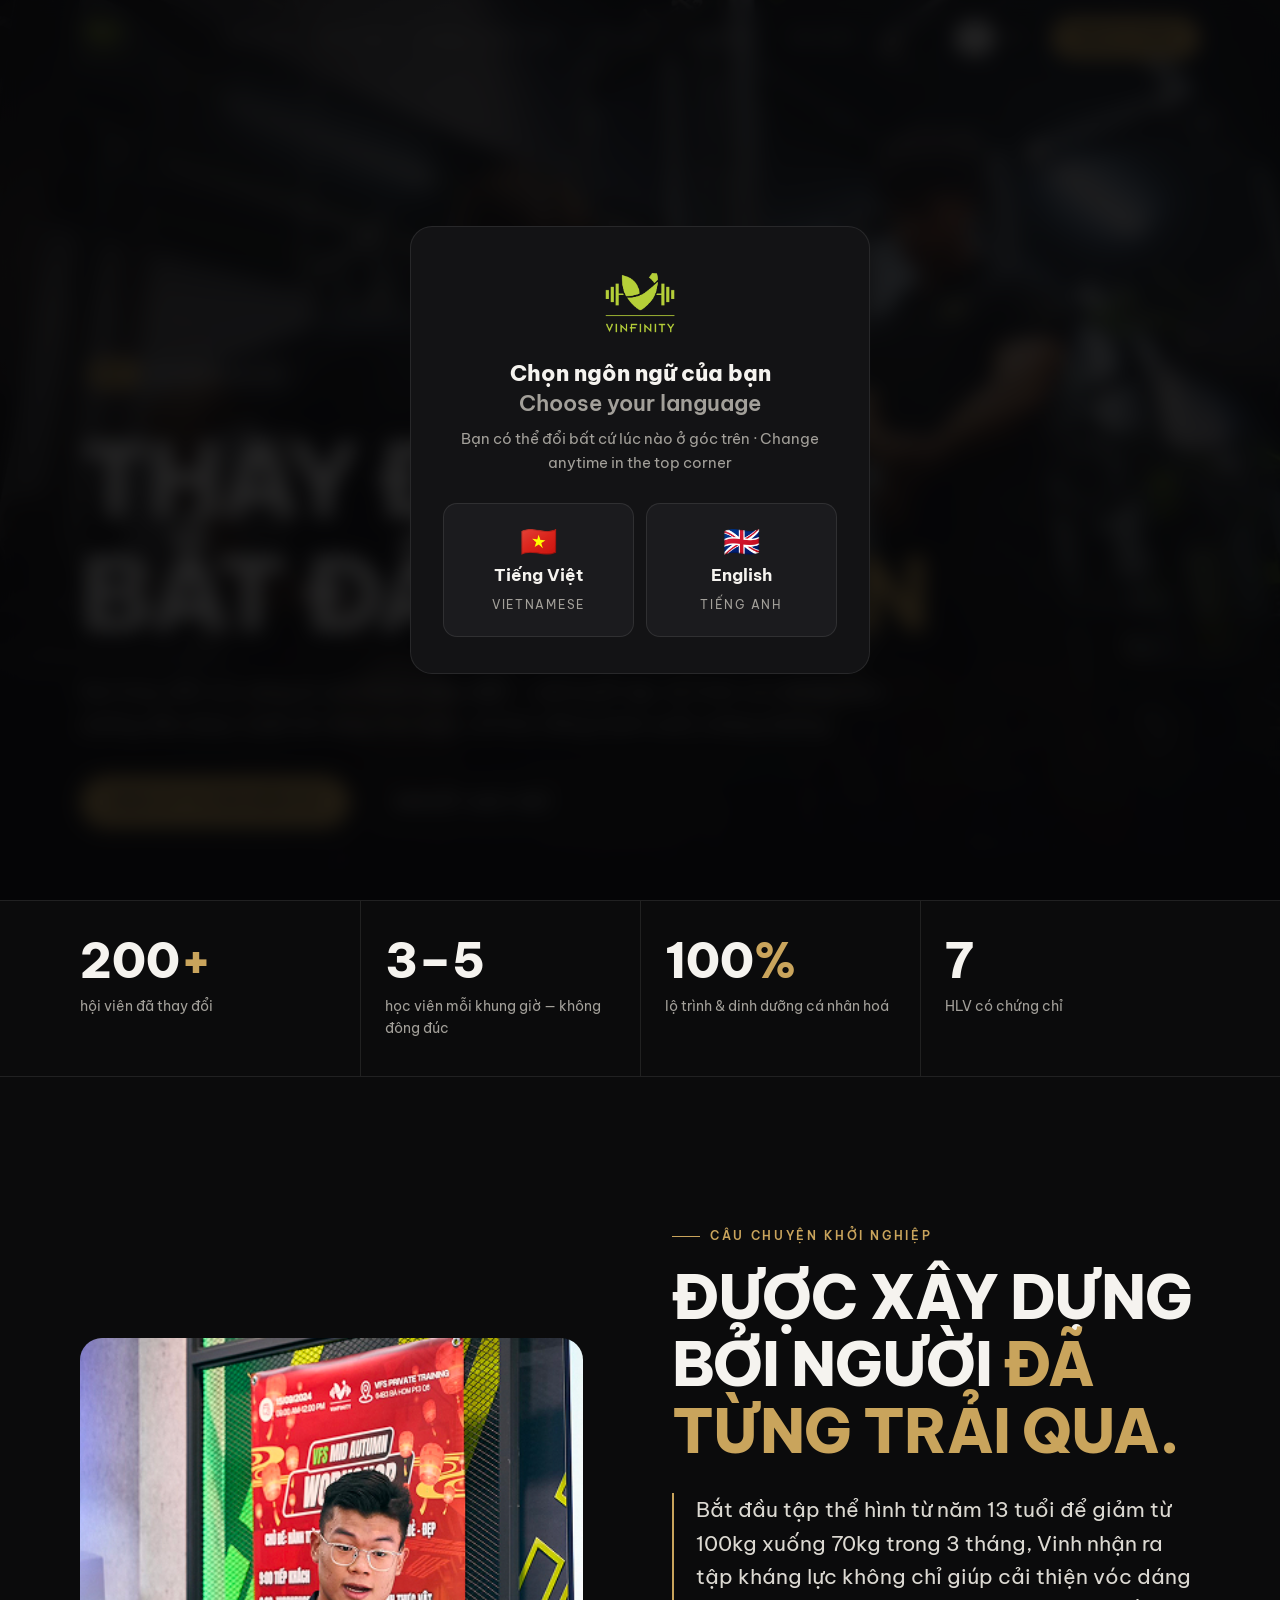
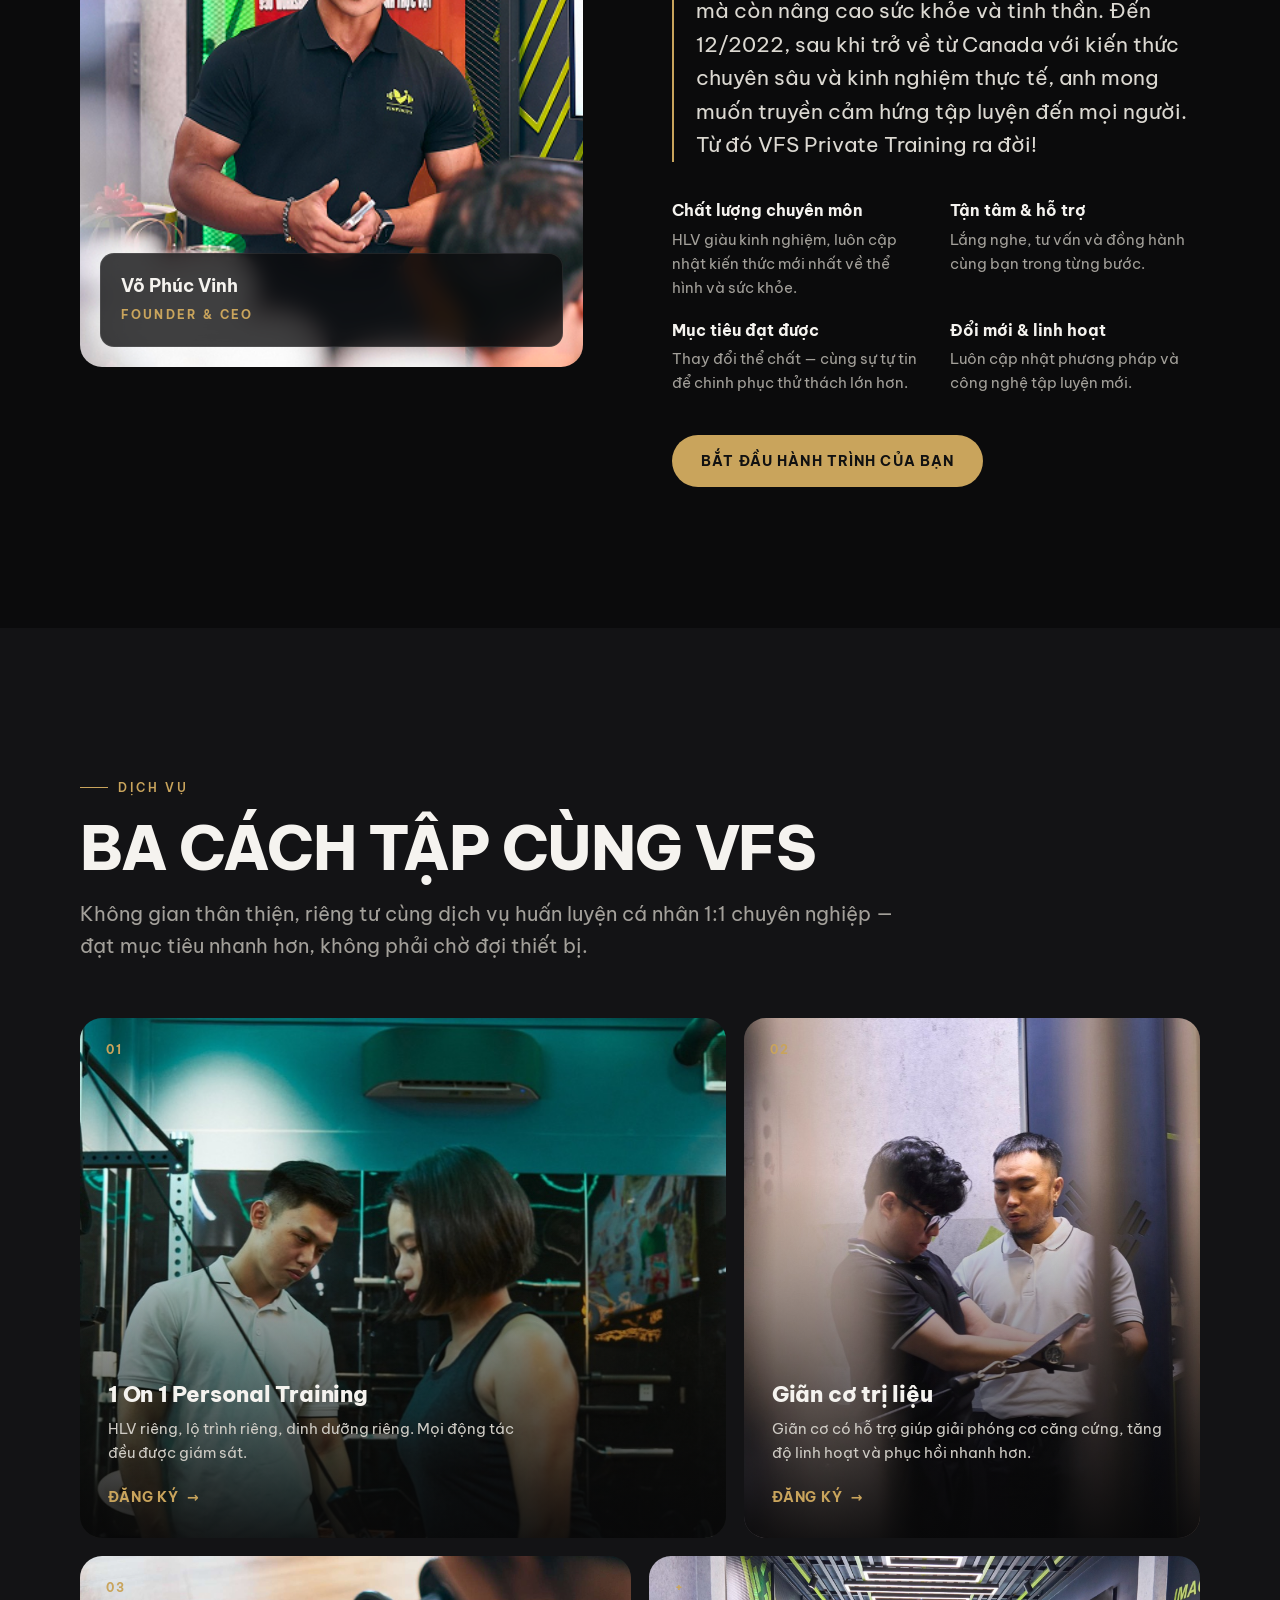
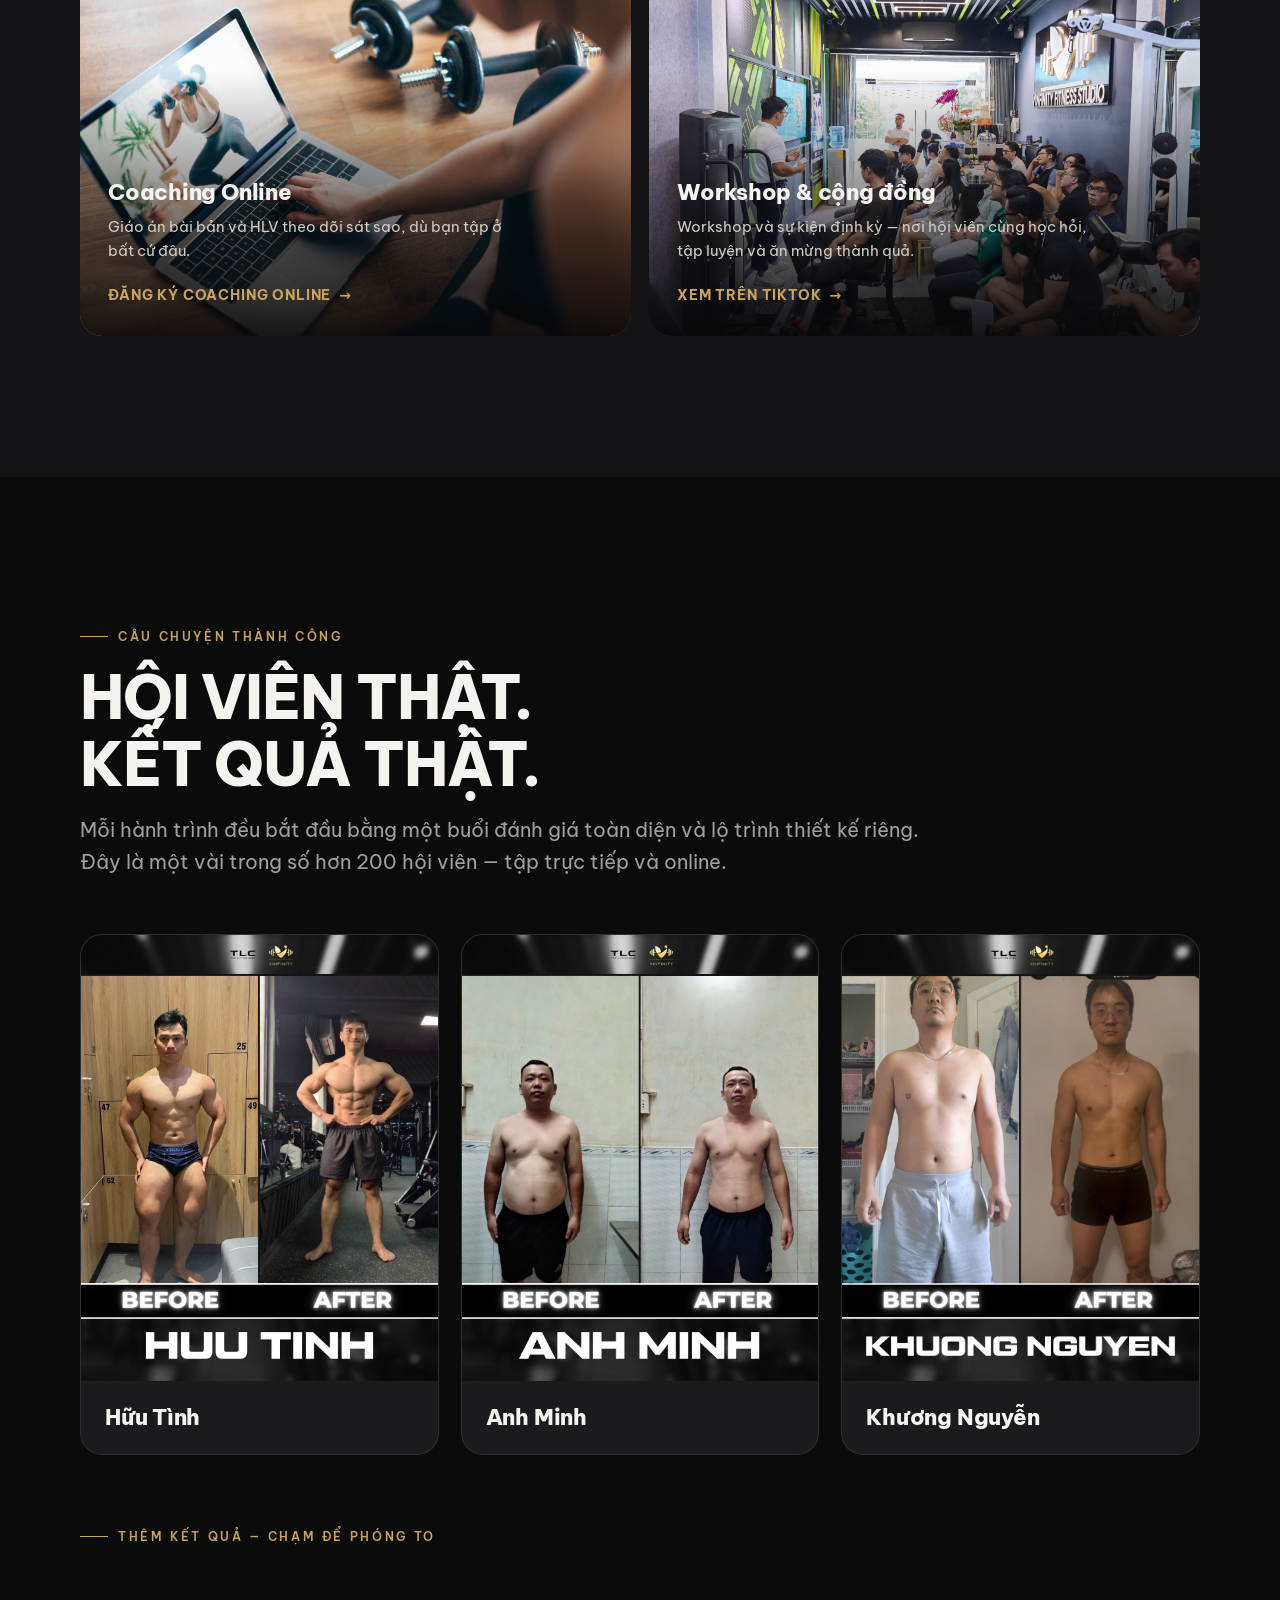
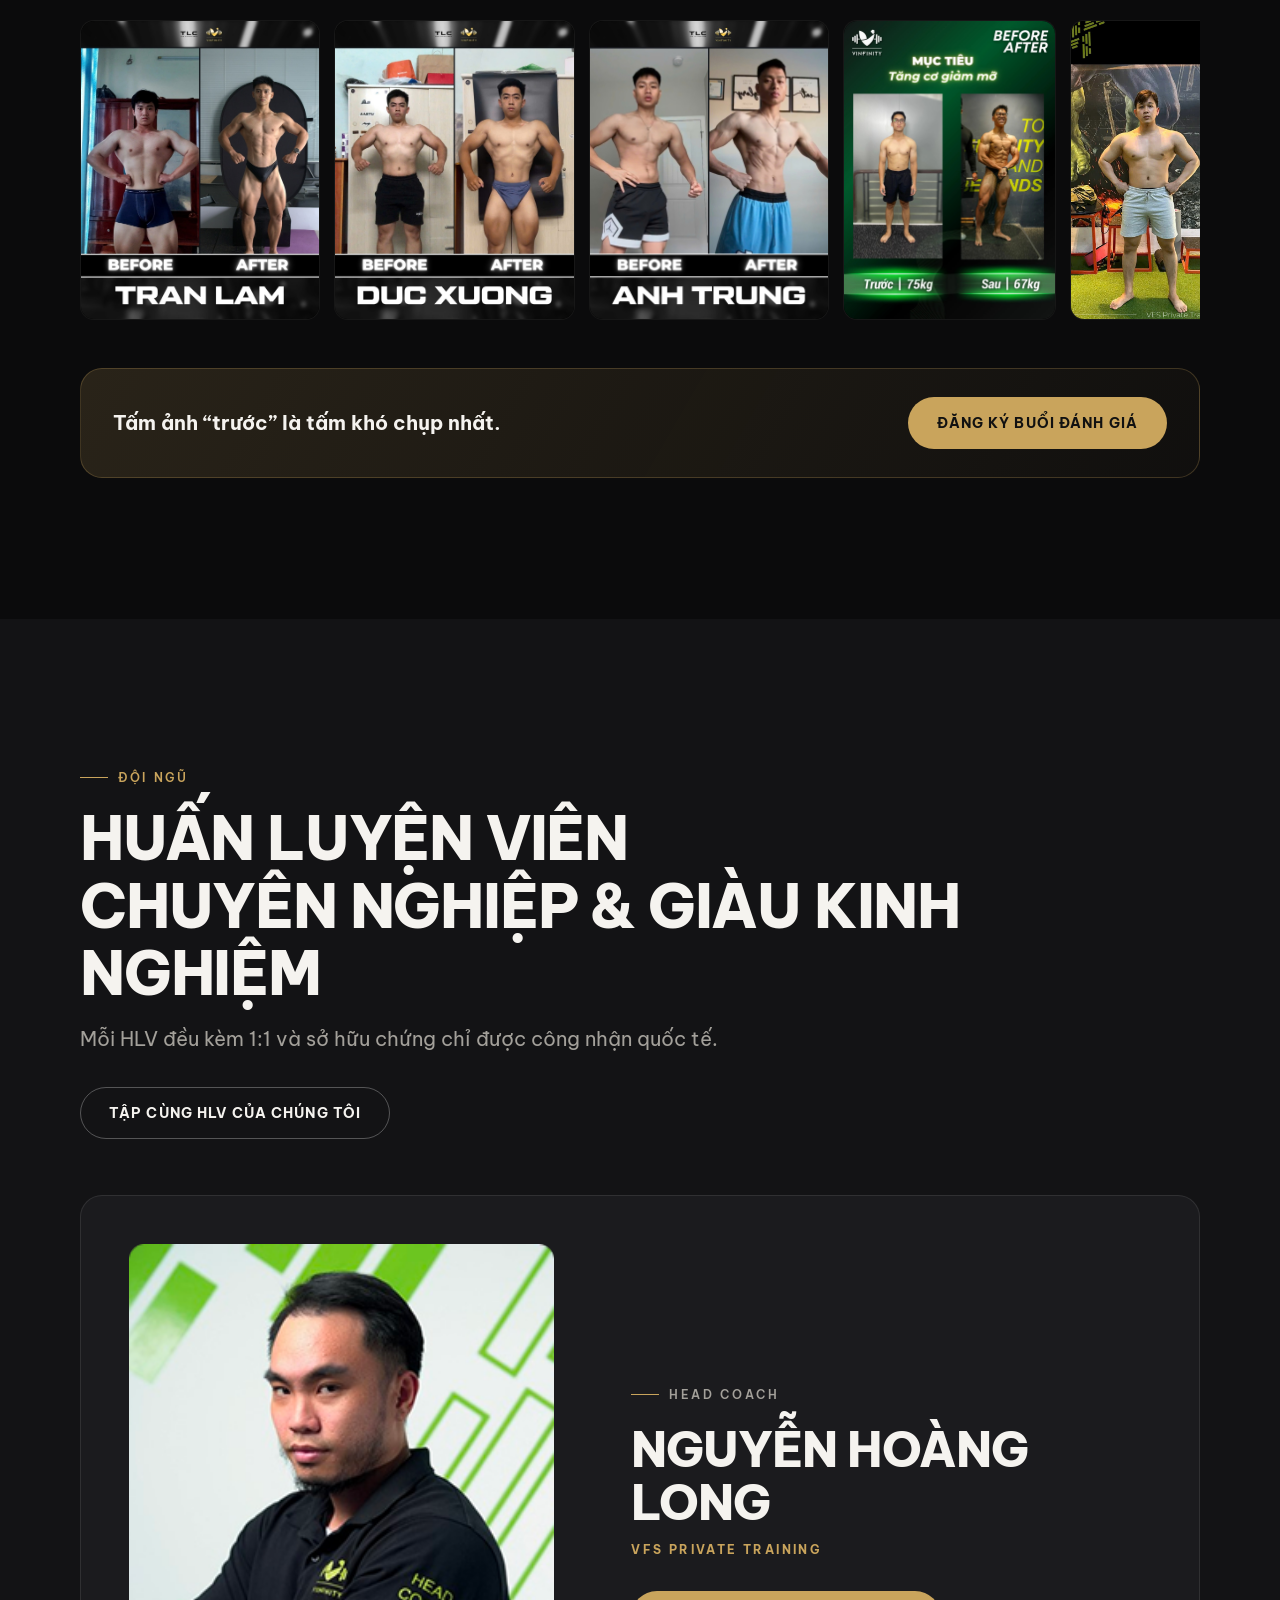
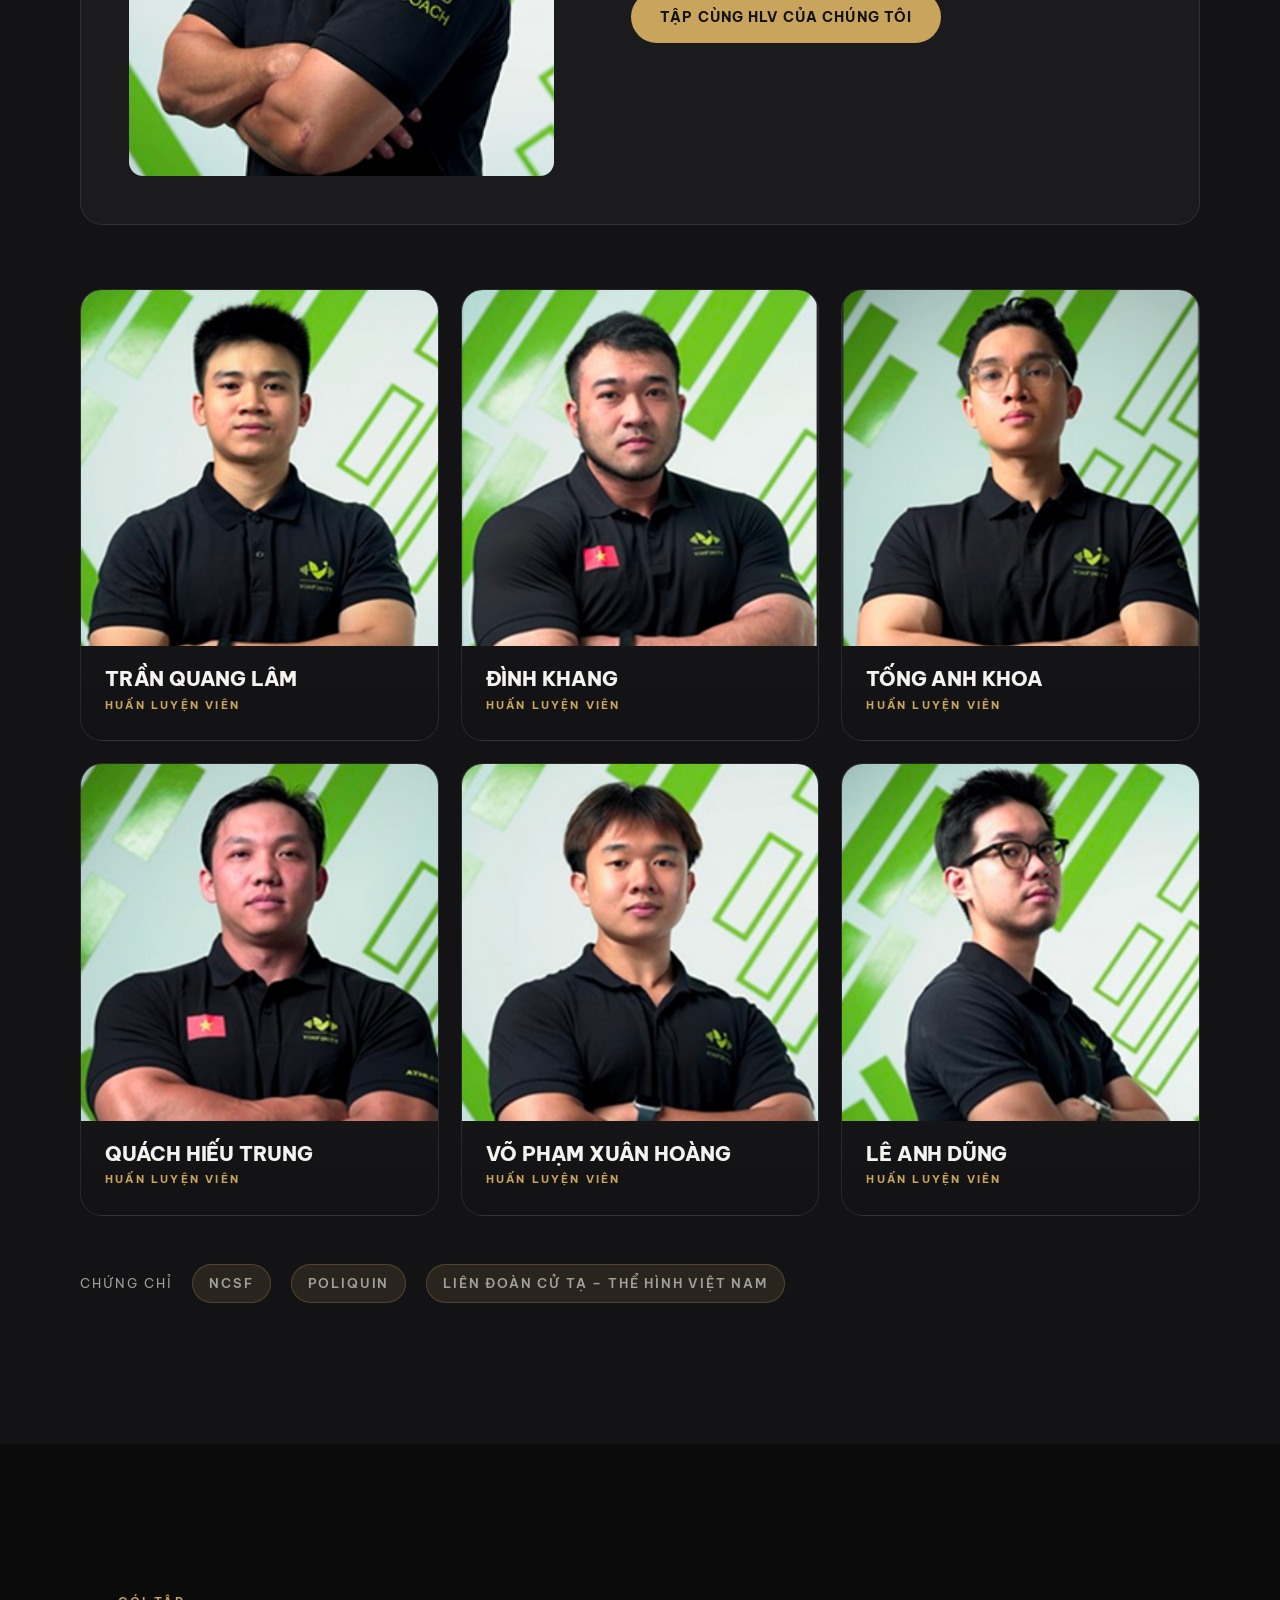
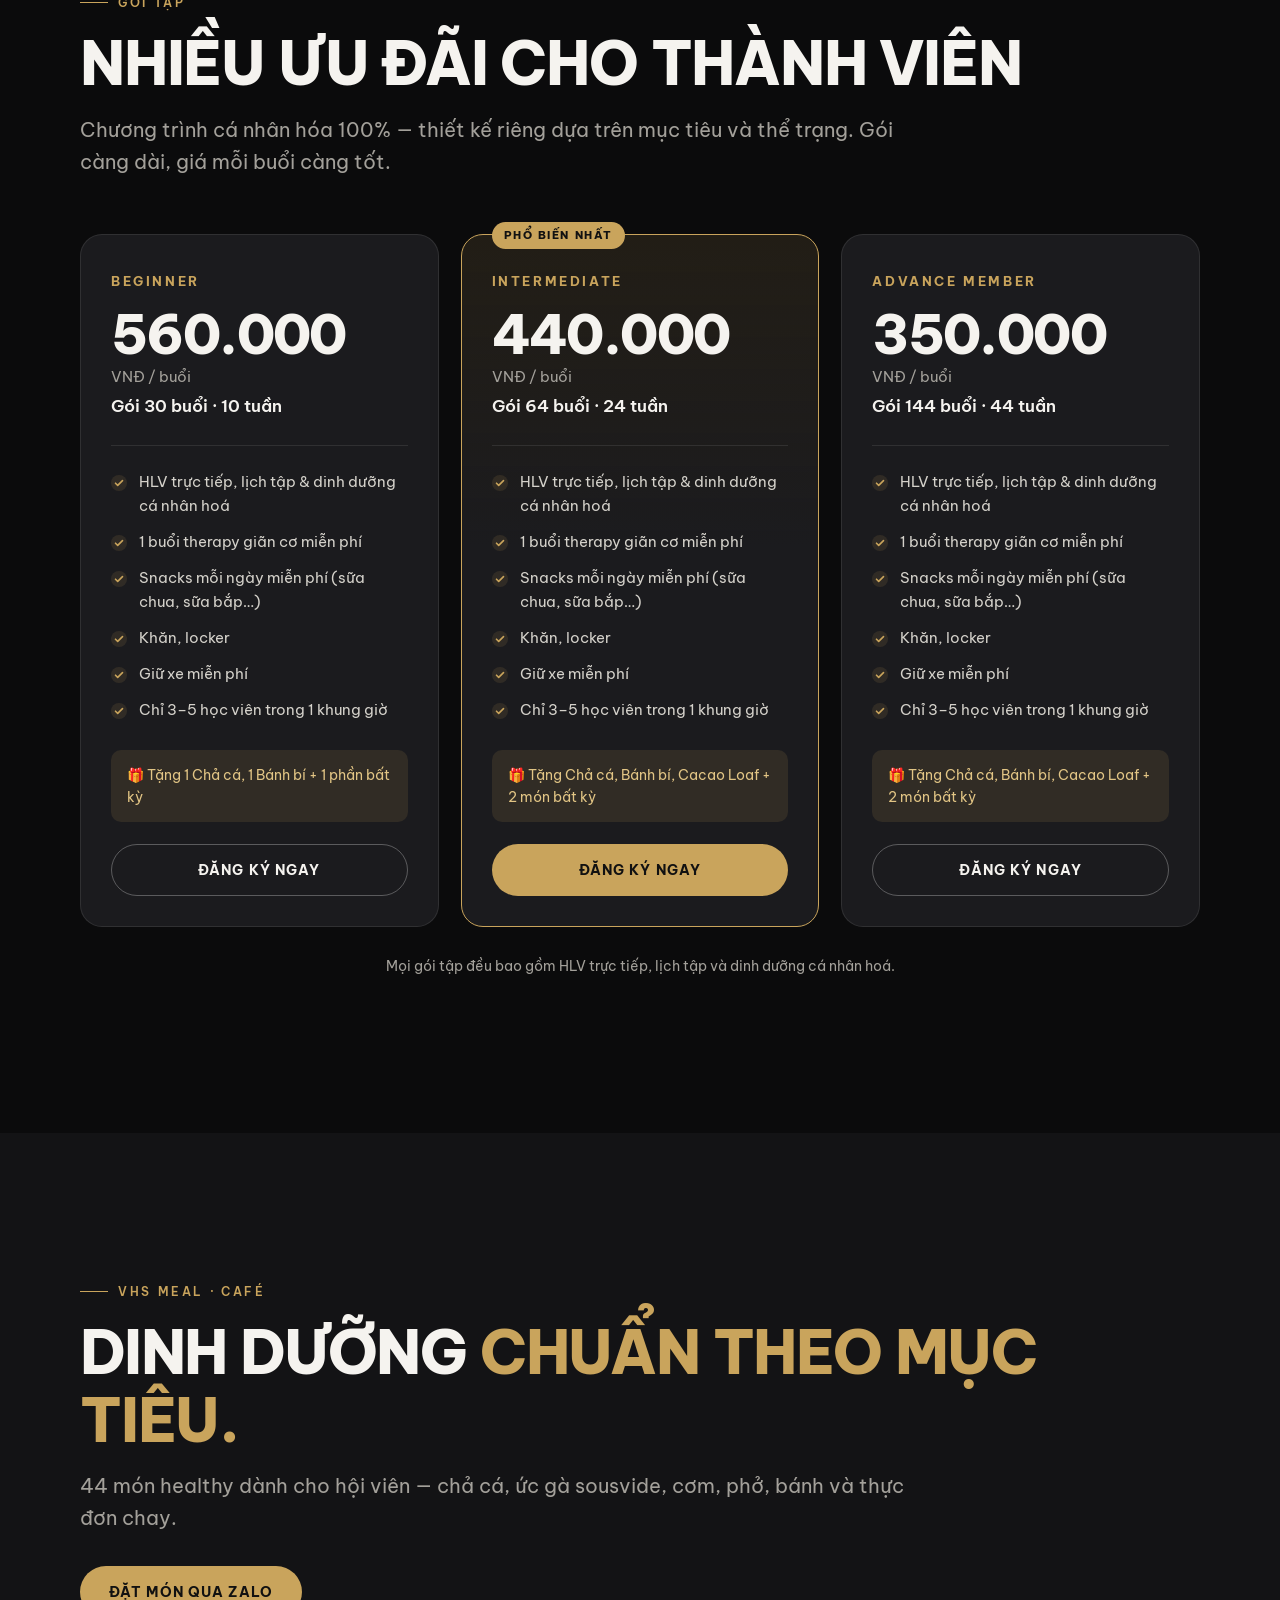
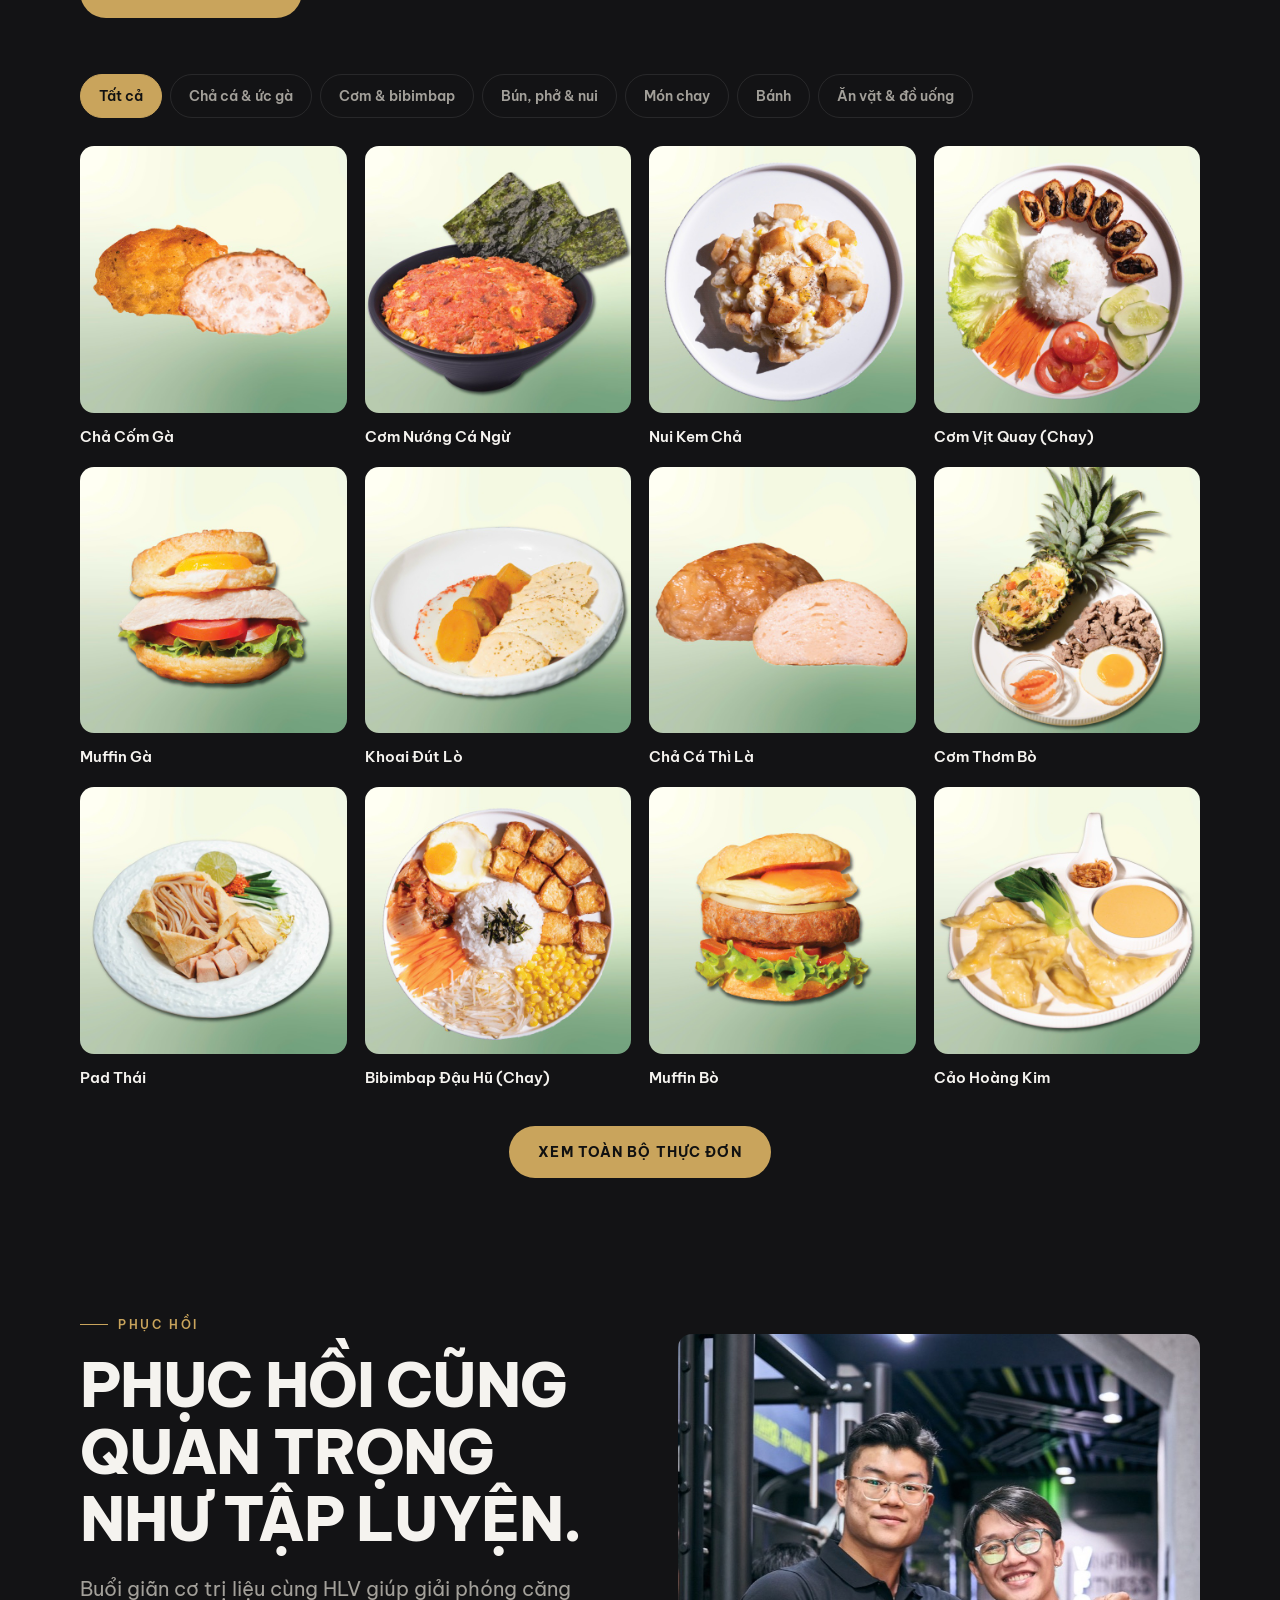
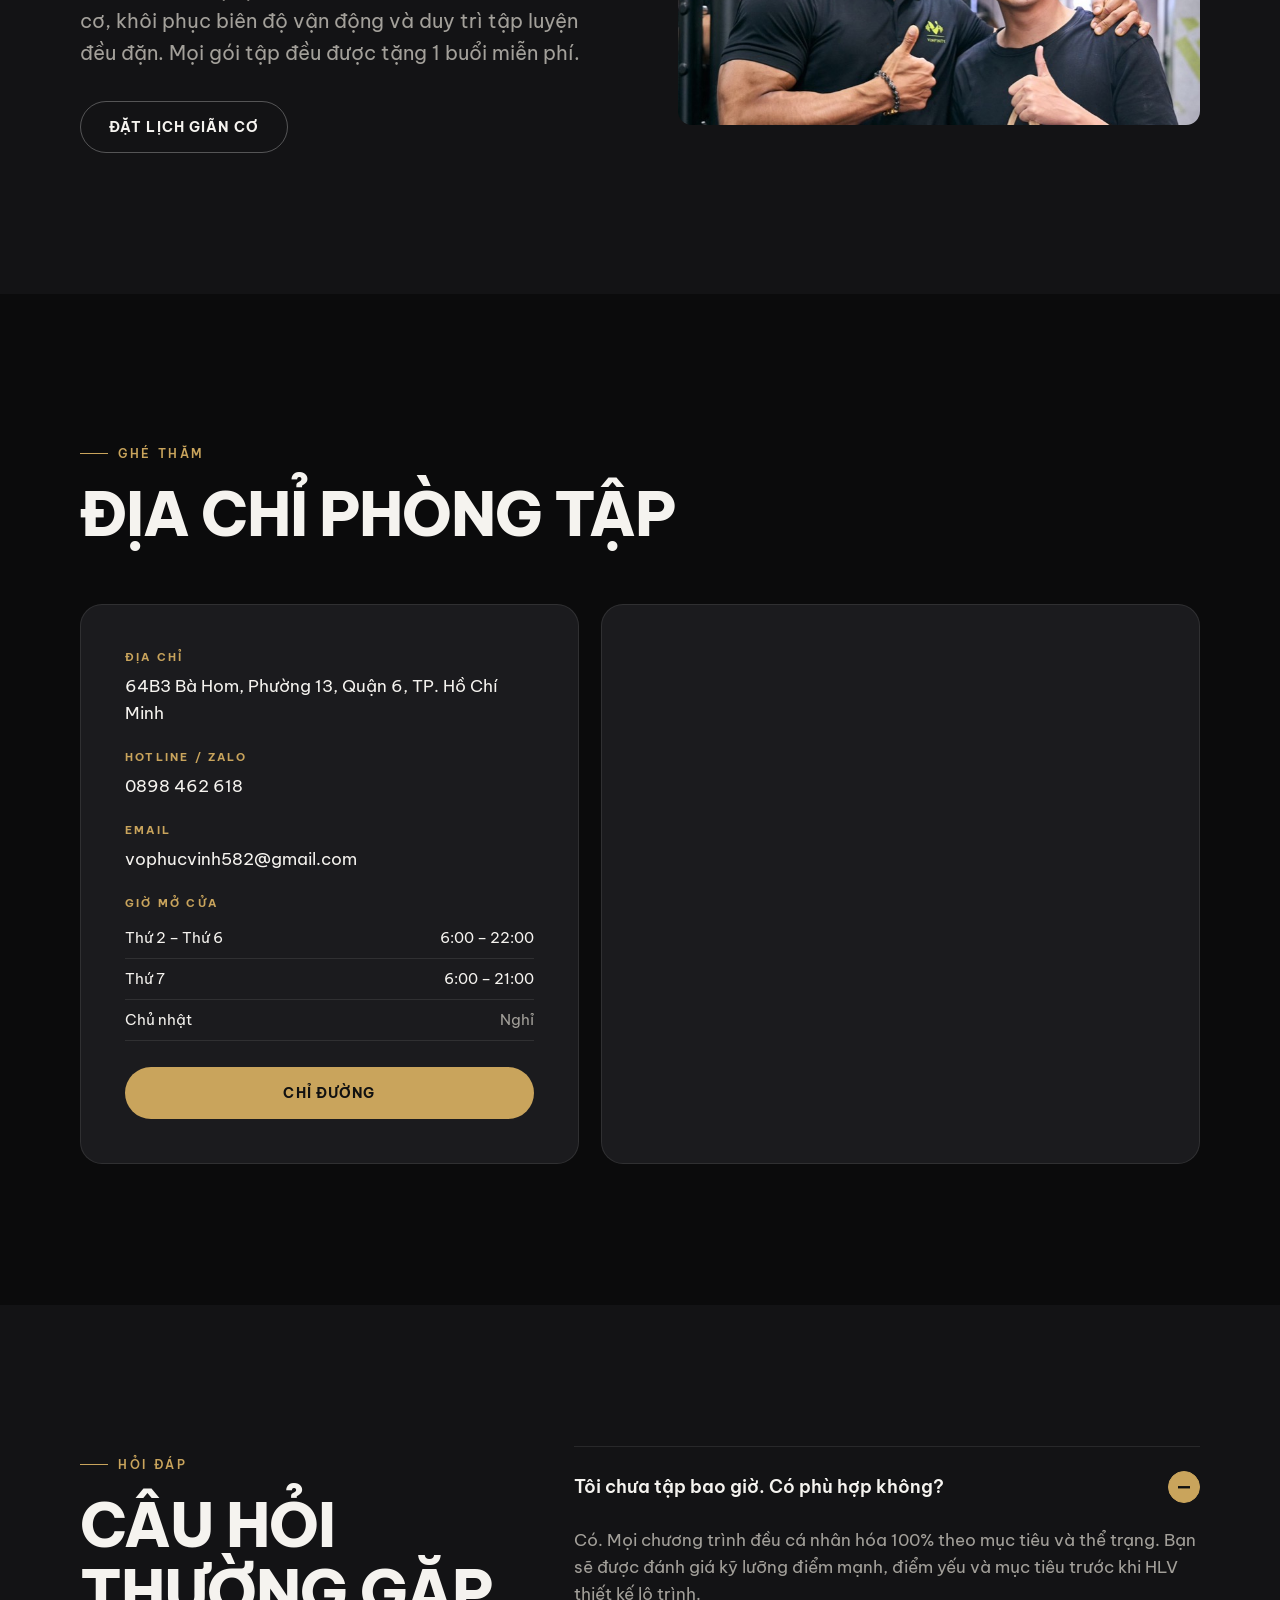
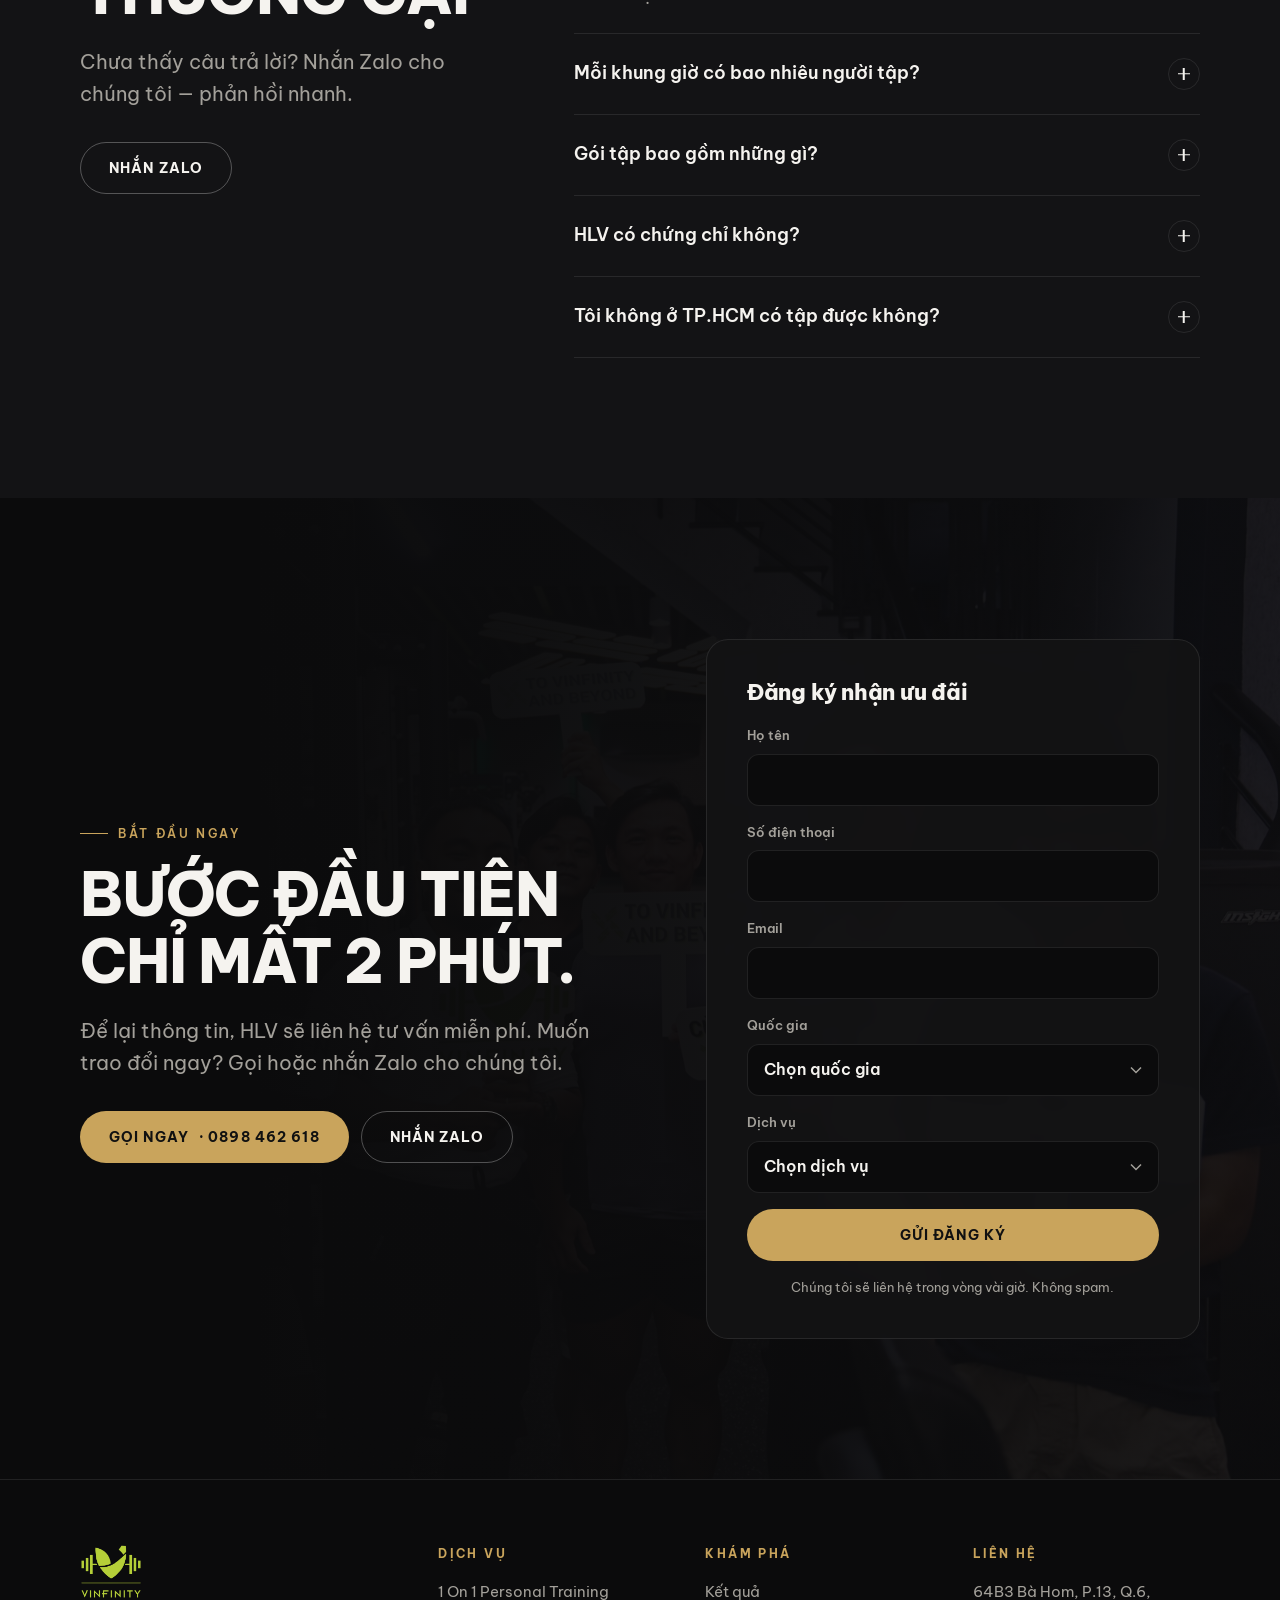
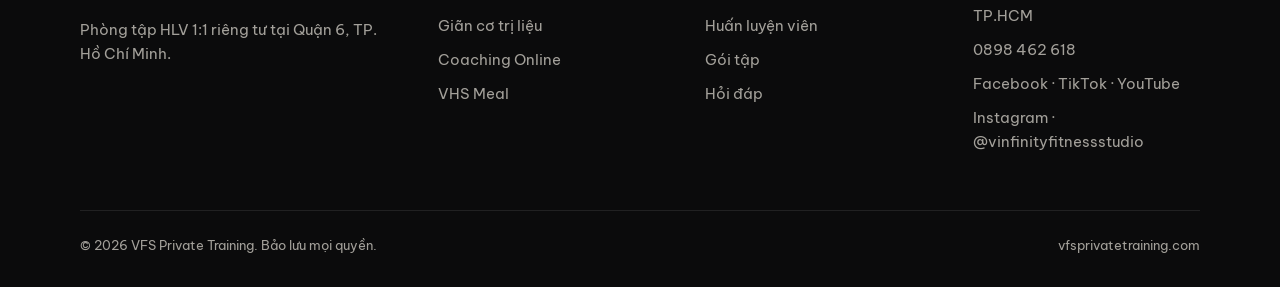
<file: index.html>
<!doctype html>
<html lang="vi">
<head>
  <meta charset="utf-8" />
  <meta name="viewport" content="width=device-width, initial-scale=1" />
  <title>VFS Private Training — 1:1 Personal Training</title>
  <meta name="description" content="Private 1-on-1 personal training, stretch therapy and online coaching in District 6, Ho Chi Minh City." />
  <meta name="theme-color" content="#0b0b0c" />
  <link rel="icon" href="assets/img/brand/logo-footer.png" />
  <link rel="preconnect" href="https://fonts.googleapis.com" />
  <link rel="preconnect" href="https://fonts.gstatic.com" crossorigin />
  <link href="https://fonts.googleapis.com/css2?family=Be+Vietnam+Pro:wght@400;500;600;700;800&display=swap" rel="stylesheet" />
  <link rel="stylesheet" href="css/styles.css" />
</head>
<body>

  <!-- ============ LANGUAGE PICKER (shows on first visit) ============ -->
  <div class="lang-modal" id="langModal" role="dialog" aria-modal="true" aria-labelledby="langTitle">
    <div class="lang-modal__card">
      <img src="assets/img/brand/logo.png" alt="VFS Private Training" />
      <h2 id="langTitle">Chọn ngôn ngữ của bạn<br><span style="color:var(--muted);font-weight:600">Choose your language</span></h2>
      <p>Bạn có thể đổi bất cứ lúc nào ở góc trên · Change anytime in the top corner</p>
      <div class="lang-modal__options">
        <button class="lang-option" data-set-lang="vi">
          <span class="flag" aria-hidden="true">🇻🇳</span>
          <strong>Tiếng Việt</strong>
          <small>Vietnamese</small>
        </button>
        <button class="lang-option" data-set-lang="en">
          <span class="flag" aria-hidden="true">🇬🇧</span>
          <strong>English</strong>
          <small>Tiếng Anh</small>
        </button>
      </div>
    </div>
  </div>

  <!-- ============ NAV ============ -->
  <header class="nav" id="nav">
    <div class="wrap nav__inner">
      <a href="#top" class="nav__logo" aria-label="VFS Private Training — home">
        <img src="assets/img/brand/logo.png" alt="VFS Private Training" />
      </a>
      <ul class="nav__links" id="navLinks">
        <li><a href="#programs" data-i18n="nav.programs">Programs</a></li>
        <li><a href="#results" data-i18n="nav.results">Results</a></li>
        <li><a href="#coaches" data-i18n="nav.coaches">Coaches</a></li>
        <li><a href="#pricing" data-i18n="nav.pricing">Pricing</a></li>
        <li><a href="#meals" data-i18n="nav.meals">VHS Meal</a></li>
        <li><a href="#faq" data-i18n="nav.faq">FAQ</a></li>
      </ul>
      <div class="nav__right">
        <div class="lang-toggle" role="group" aria-label="Language">
          <button data-set-lang="vi" aria-label="Tiếng Việt">VI</button>
          <button data-set-lang="en" aria-label="English">EN</button>
        </div>
        <a href="#contact" class="btn btn--gold btn--sm nav__join" data-i18n="nav.join">Join Now</a>
        <button class="nav__burger" id="burger" aria-label="Menu" aria-expanded="false" aria-controls="navLinks"><span></span></button>
      </div>
    </div>
  </header>

  <main id="top">

    <!-- ============ HERO ============ -->
    <section class="hero">
      <div class="hero__media">
        <!-- HERO IMAGE: swap for your best wide gym photo (min. 1920px wide) -->
        <img src="assets/img/gallery/coaching-session.jpg" alt="A VFS coach guiding a member through a cable exercise" />
      </div>
      <div class="wrap hero__content">
        <div class="hero__badge"><b>200+</b> <span data-i18n="hero.badge">members transformed</span></div>
        <h1 data-i18n-html="hero.title">Change starts<br>with <span class="gold">YOU</span></h1>
        <p class="lead" data-i18n="hero.lead">A private studio where every session, program and meal plan is built around you.</p>
        <div class="hero__ctas">
          <a href="#contact" class="btn btn--gold" data-i18n="hero.cta1">Book a free consult</a>
          <a href="#results" class="btn btn--ghost" data-i18n="hero.cta2">See real results</a>
        </div>
      </div>
    </section>

    <!-- ============ STATS ============ -->
    <section class="stats">
      <div class="wrap stats__grid">
        <div class="stat"><strong>200<em>+</em></strong><span data-i18n="stats.1">members transformed</span></div>
        <div class="stat"><strong>3–5</strong><span data-i18n="stats.2">members per time slot</span></div>
        <div class="stat"><strong>100<em>%</em></strong><span data-i18n="stats.3">personalized program & nutrition</span></div>
        <div class="stat"><strong>7</strong><span data-i18n="stats.4">certified coaches on the team</span></div>
      </div>
    </section>

    <!-- ============ INTRO / FOUNDER ============ -->
    <section class="section">
      <div class="wrap intro">
        <div class="intro__media reveal">
          <img src="assets/img/gallery/founder.jpg" alt="Võ Phúc Vinh, founder of VFS Private Training, speaking at a workshop" />
          <div class="intro__tag">
            <strong>Võ Phúc Vinh</strong>
            <span data-i18n="intro.role">Founder & CEO</span>
          </div>
        </div>
        <div class="reveal">
          <p class="eyebrow" data-i18n="intro.eyebrow">Our story</p>
          <h2 data-i18n-html="intro.title">Built by someone who's <span class="gold">been there.</span></h2>
          <blockquote data-i18n="intro.quote"></blockquote>
          <div class="values">
            <div><strong data-i18n="intro.v1t"></strong><span data-i18n="intro.v1"></span></div>
            <div><strong data-i18n="intro.v2t"></strong><span data-i18n="intro.v2"></span></div>
            <div><strong data-i18n="intro.v3t"></strong><span data-i18n="intro.v3"></span></div>
            <div><strong data-i18n="intro.v4t"></strong><span data-i18n="intro.v4"></span></div>
          </div>
          <a href="#contact" class="btn btn--gold" data-i18n="intro.cta">Start your transformation</a>
        </div>
      </div>
    </section>

    <!-- ============ PROGRAMS (photo cards) ============ -->
    <section class="section section--alt" id="programs">
      <div class="wrap">
        <div class="section-head reveal">
          <div>
            <p class="eyebrow" data-i18n="prog.eyebrow">Programs</p>
            <h2 data-i18n="prog.title">Three ways to train with us</h2>
            <p class="lead" data-i18n="prog.lead"></p>
          </div>
        </div>
        <div class="cards">
          <article class="card card--lg reveal">
            <img src="assets/img/gallery/service-pt.jpg" alt="Coach supervising a member's dumbbell exercise" style="object-position:center 30%" />
            <span class="card__num">01</span>
            <div class="card__body">
              <h3 data-i18n="prog.pt.t">1-on-1 Personal Training</h3>
              <p data-i18n="prog.pt.d"></p>
              <a href="#contact" class="link-arrow" data-service="pt"><b data-i18n="prog.cta">Register</b> <span>→</span></a>
            </div>
          </article>
          <article class="card card--md reveal">
            <img src="assets/img/gallery/service-stretch.jpg" alt="Coach performing assisted stretch therapy" />
            <span class="card__num">02</span>
            <div class="card__body">
              <h3 data-i18n="prog.st.t">Stretch Therapy</h3>
              <p data-i18n="prog.st.d"></p>
              <a href="#contact" class="link-arrow" data-service="stretch"><b data-i18n="prog.cta">Register</b> <span>→</span></a>
            </div>
          </article>
          <article class="card card--half reveal">
            <img src="assets/img/gallery/service-online.jpg" alt="Member following an online coaching session on a laptop" />
            <span class="card__num">03</span>
            <div class="card__body">
              <h3 data-i18n="prog.on.t">Online Coaching</h3>
              <p data-i18n="prog.on.d"></p>
              <a href="#apply" class="link-arrow" data-apply><b data-i18n="apply.cta">Apply for online coaching</b> <span>→</span></a>
            </div>
          </article>
          <article class="card card--half reveal">
            <img src="assets/img/gallery/workshop-2.jpg" alt="Members attending a VFS workshop in the studio" />
            <span class="card__num">+</span>
            <div class="card__body">
              <h3 data-i18n="prog.ws.t">Workshops & community</h3>
              <p data-i18n="prog.ws.d"></p>
              <a href="https://www.tiktok.com/@vfsprivatetraining" target="_blank" rel="noopener" class="link-arrow"><b data-i18n="prog.ws.cta">Follow on TikTok</b> <span>→</span></a>
            </div>
          </article>
        </div>
      </div>
    </section>

    <!-- ============ RESULTS / CASE STUDIES ============ -->
    <section class="section" id="results">
      <div class="wrap">
        <div class="section-head reveal">
          <div>
            <p class="eyebrow" data-i18n="res.eyebrow">Case studies</p>
            <h2 data-i18n-html="res.title">Real members.<br>Real results.</h2>
            <p class="lead" data-i18n="res.lead"></p>
          </div>
        </div>
        <!-- Rendered from js/content.js → cases -->
        <div class="cases" id="cases"></div>

        <p class="eyebrow" style="margin-top:72px" data-i18n="res.more">More transformations</p>
        <!-- Rendered from js/content.js → results -->
        <div class="results-strip" id="resultsStrip"></div>

        <div class="results-cta reveal">
          <p data-i18n="res.ctaText">Your before photo is the hardest one to take.</p>
          <a href="#contact" class="btn btn--gold" data-i18n="res.cta">Book your assessment</a>
        </div>
      </div>
    </section>

    <!-- ============ COACHES ============ -->
    <section class="section section--alt" id="coaches">
      <div class="wrap">
        <div class="section-head reveal">
          <div>
            <p class="eyebrow" data-i18n="team.eyebrow">Meet the team</p>
            <h2 data-i18n-html="team.title">Professional,<br>experienced coaches</h2>
            <p class="lead" data-i18n="team.lead"></p>
          </div>
          <a href="#contact" class="btn btn--ghost" data-i18n="team.cta">Train with our coaches</a>
        </div>
        <!-- Rendered from js/content.js → coaches (lead coach gets the large card) -->
        <div id="teamLead"></div>
        <div class="team" id="team"></div>
        <div class="certs reveal">
          <span data-i18n="team.certs">Certified by</span>
          <span class="chip">NCSF</span>
          <span class="chip">Poliquin</span>
          <span class="chip" data-i18n="team.cert3">Vietnam Weightlifting & Bodybuilding Federation</span>
        </div>
      </div>
    </section>

    <!-- ============ PRICING ============ -->
    <section class="section" id="pricing">
      <div class="wrap">
        <div class="section-head reveal">
          <div>
            <p class="eyebrow" data-i18n="price.eyebrow">Membership</p>
            <h2 data-i18n="price.title">Choose your plan</h2>
            <p class="lead" data-i18n="price.lead"></p>
          </div>
        </div>
        <!-- Rendered from js/content.js → plans + perks -->
        <div class="plans" id="plans"></div>
        <p class="plans__note" data-i18n="price.note"></p>
      </div>
    </section>

    <!-- ============ VHS MEAL + RECOVERY ============ -->
    <section class="section section--alt" id="meals">
      <div class="wrap">
        <!-- VHS Meal menu — items rendered from js/content.js → meals -->
        <div class="section-head reveal">
          <div>
            <p class="eyebrow" data-i18n="cafe.eyebrow">VHS Meal · Café</p>
            <h2 data-i18n-html="cafe.title"></h2>
            <p class="lead" data-i18n="cafe.lead"></p>
          </div>
          <a href="https://zalo.me/0898462618" target="_blank" rel="noopener" class="btn btn--gold" data-i18n="cafe.cta">Order via Zalo</a>
        </div>
        <div class="menu-tabs reveal" role="tablist" aria-label="Menu categories">
          <button role="tab" data-cat="all" data-i18n="cafe.all">All</button>
          <button role="tab" data-cat="protein" data-i18n="cafe.protein">Fish cakes & chicken</button>
          <button role="tab" data-cat="rice" data-i18n="cafe.rice">Rice & bowls</button>
          <button role="tab" data-cat="noodles" data-i18n="cafe.noodles">Noodles & soups</button>
          <button role="tab" data-cat="veg" data-i18n="cafe.veg">Vegetarian</button>
          <button role="tab" data-cat="bakery" data-i18n="cafe.bakery">Bakery</button>
          <button role="tab" data-cat="snacks" data-i18n="cafe.snacks">Snacks & drinks</button>
        </div>
        <div class="menu-grid" id="menuGrid"></div>
        <div class="menu-more"><button class="btn btn--gold" id="menuMore" data-i18n="cafe.more">See full menu</button></div>

        <!-- Recovery: stretch therapy -->
        <div class="split split--rev" style="margin-top:clamp(80px,10vw,130px)">
          <div class="split__media split__media--single reveal">
            <img src="assets/img/gallery/coach-member.jpg" alt="Coach and member at the studio" style="aspect-ratio:4/3;object-position:center 25%" />
          </div>
          <div class="reveal">
            <p class="eyebrow" data-i18n="rec.eyebrow">Recovery</p>
            <h2 data-i18n="rec.title"></h2>
            <p class="lead" style="margin:20px 0 32px" data-i18n="rec.lead"></p>
            <a href="#contact" class="btn btn--ghost" data-service="stretch" data-i18n="rec.cta">Book stretch therapy</a>
          </div>
        </div>
      </div>
    </section>

    <!-- ============ LOCATION & HOURS ============ -->
    <section class="section" id="visit">
      <div class="wrap">
        <div class="section-head reveal">
          <div>
            <p class="eyebrow" data-i18n="visit.eyebrow">Visit us</p>
            <h2 data-i18n="visit.title">Find the studio</h2>
          </div>
        </div>
        <div class="visit">
          <div class="visit__info reveal">
            <dl>
              <div>
                <dt data-i18n="visit.address">Address</dt>
                <dd>64B3 Bà Hom, Phường 13, Quận 6, TP. Hồ Chí Minh</dd>
              </div>
              <div>
                <dt data-i18n="visit.phone">Hotline / Zalo</dt>
                <dd><a href="tel:+84898462618">0898 462 618</a></dd>
              </div>
              <div>
                <dt data-i18n="visit.email">Email</dt>
                <dd><a href="mailto:vophucvinh582@gmail.com">vophucvinh582@gmail.com</a></dd>
              </div>
              <div>
                <dt data-i18n="visit.hours">Opening hours</dt>
                <dd>
                  <table class="hours">
                    <tr><td data-i18n="visit.weekdays">Monday – Friday</td><td data-i18n="visit.wkHours">6:00 AM – 10:00 PM</td></tr>
                    <tr><td data-i18n="visit.sat">Saturday</td><td data-i18n="visit.satHours">6:00 AM – 9:00 PM</td></tr>
                    <tr><td data-i18n="visit.sun">Sunday</td><td class="closed" data-i18n="visit.closed">Closed</td></tr>
                  </table>
                </dd>
              </div>
            </dl>
            <a href="https://www.google.com/maps/search/?api=1&query=64B3+B%C3%A0+Hom%2C+Ph%C6%B0%E1%BB%9Dng+13%2C+Qu%E1%BA%ADn+6%2C+H%E1%BB%93+Ch%C3%AD+Minh" target="_blank" rel="noopener" class="btn btn--gold" data-i18n="visit.directions">Get directions</a>
          </div>
          <div class="visit__map reveal">
            <iframe title="Map — VFS Private Training" loading="lazy" referrerpolicy="no-referrer-when-downgrade"
              src="https://maps.google.com/maps?q=64B3%20B%C3%A0%20Hom%2C%20Ph%C6%B0%E1%BB%9Dng%2013%2C%20Qu%E1%BA%ADn%206%2C%20H%E1%BB%93%20Ch%C3%AD%20Minh&z=16&output=embed"></iframe>
          </div>
        </div>
      </div>
    </section>

    <!-- ============ FAQ ============ -->
    <section class="section section--alt" id="faq">
      <div class="wrap faq">
        <div class="reveal">
          <p class="eyebrow" data-i18n="faq.eyebrow">FAQ</p>
          <h2 data-i18n="faq.title">Questions, answered.</h2>
          <p class="lead" style="margin:20px 0 32px" data-i18n="faq.lead"></p>
          <a href="https://zalo.me/0898462618" target="_blank" rel="noopener" class="btn btn--ghost" data-i18n="contact.zalo">Message on Zalo</a>
        </div>
        <div class="faq__list reveal">
          <details open><summary><span data-i18n="faq.q1"></span><i aria-hidden="true"></i></summary><p data-i18n="faq.a1"></p></details>
          <details><summary><span data-i18n="faq.q2"></span><i aria-hidden="true"></i></summary><p data-i18n="faq.a2"></p></details>
          <details><summary><span data-i18n="faq.q3"></span><i aria-hidden="true"></i></summary><p data-i18n="faq.a3"></p></details>
          <details><summary><span data-i18n="faq.q4"></span><i aria-hidden="true"></i></summary><p data-i18n="faq.a4"></p></details>
          <details><summary><span data-i18n="faq.q5"></span><i aria-hidden="true"></i></summary><p data-i18n-html="faq.a5"></p></details>
        </div>
      </div>
    </section>

    <!-- ============ CONTACT / FINAL CTA ============ -->
    <section class="section contact" id="contact">
      <div class="contact__bg"><img src="assets/img/gallery/members.jpg" alt="" /></div>
      <div class="wrap contact__grid">
        <div class="reveal">
          <p class="eyebrow" data-i18n="contact.eyebrow">Get started</p>
          <h2 data-i18n-html="contact.title">Your first step<br>takes 2 minutes.</h2>
          <p class="lead" style="margin-top:20px" data-i18n="contact.lead"></p>
          <div class="contact__quick">
            <a href="tel:+84898462618" class="btn btn--gold"><span data-i18n="contact.call">Call now</span> · 0898 462 618</a>
            <a href="https://zalo.me/0898462618" target="_blank" rel="noopener" class="btn btn--ghost" data-i18n="contact.zalo">Message on Zalo</a>
          </div>
        </div>

        <!-- LEAD FORM — set FORM_ENDPOINT in js/main.js (Formspree, Google Apps Script, CRM…) -->
        <form class="form reveal" id="leadForm" novalidate>
          <h3 data-i18n="form.title">Claim your member offer</h3>
          <label><span data-i18n="form.name">Full name</span>
            <input name="name" autocomplete="name" required />
          </label>
          <label><span data-i18n="form.phone">Phone number</span>
            <input name="phone" type="tel" autocomplete="tel" inputmode="tel" required />
          </label>
          <label><span data-i18n="form.email">Email</span>
            <input name="email" type="email" autocomplete="email" required />
          </label>
          <label><span data-i18n="form.country">Country</span>
            <!-- Options filled by js/main.js: United States & Vietnam first, then all others -->
            <select name="country" id="countrySelect" autocomplete="country" required></select>
          </label>
          <label><span data-i18n="form.service">Service</span>
            <select name="service" id="serviceSelect" required>
              <option value="" data-i18n="form.pick">Choose a service</option>
              <option value="pt">1 On 1 Personal Training</option>
              <option value="stretch" data-i18n="prog.st.t">Stretch Therapy</option>
              <option value="online">Coaching Online</option>
            </select>
          </label>
          <!-- Honeypot: hidden from people, bots fill it in and get ignored -->
          <input type="text" name="website" class="hp" tabindex="-1" autocomplete="off" aria-hidden="true" />
          <button type="submit" class="btn btn--gold btn--block" data-i18n="form.submit">Send my request</button>
          <p class="form__note" data-i18n="form.note"></p>
          <div class="form__success" role="status" data-i18n="form.success"></div>
        </form>
      </div>
    </section>
  </main>

  <!-- ============ FOOTER ============ -->
  <footer class="footer">
    <div class="wrap">
      <div class="footer__grid">
        <div>
          <img src="assets/img/brand/logo.png" alt="VFS Private Training" />
          <p data-i18n="footer.tag"></p>
        </div>
        <div>
          <h4 data-i18n="footer.services">Services</h4>
          <ul>
            <li><a href="#programs" data-i18n="prog.pt.t"></a></li>
            <li><a href="#programs" data-i18n="prog.st.t"></a></li>
            <li><a href="#programs" data-i18n="prog.on.t"></a></li>
            <li><a href="#meals">VHS Meal</a></li>
          </ul>
        </div>
        <div>
          <h4 data-i18n="footer.explore">Explore</h4>
          <ul>
            <li><a href="#results" data-i18n="nav.results"></a></li>
            <li><a href="#coaches" data-i18n="nav.coaches"></a></li>
            <li><a href="#pricing" data-i18n="nav.pricing"></a></li>
            <li><a href="#faq" data-i18n="nav.faq"></a></li>
          </ul>
        </div>
        <div>
          <h4 data-i18n="footer.contact">Contact</h4>
          <ul>
            <li>64B3 Bà Hom, P.13, Q.6, TP.HCM</li>
            <li><a href="tel:+84898462618">0898 462 618</a></li>
            <li><a href="https://www.facebook.com/VFSPrivateTraining" target="_blank" rel="noopener">Facebook</a> · <a href="https://www.tiktok.com/@vfsprivatetraining" target="_blank" rel="noopener">TikTok</a> · <a href="https://www.youtube.com/@VINFINITYchannel" target="_blank" rel="noopener">YouTube</a></li>
            <li><a href="https://www.instagram.com/vinfinityfitnessstudio/" target="_blank" rel="noopener">Instagram · @vinfinityfitnessstudio</a></li>
          </ul>
        </div>
      </div>
      <div class="footer__bottom">
        <span>© <span id="year"></span> VFS Private Training. <span data-i18n="footer.rights">All rights reserved.</span></span>
        <span>vfsprivatetraining.com</span>
      </div>
    </div>
  </footer>

  <!-- Sticky CTA bar (mobile only) -->
  <div class="mobile-cta" id="mobileCta">
    <a href="https://zalo.me/0898462618" target="_blank" rel="noopener" class="btn btn--ghost" data-i18n="mcta.zalo">Zalo</a>
    <a href="#contact" class="btn btn--gold" data-i18n="mcta.join">Join Now</a>
  </div>

  <!-- 1-on-1 online coaching application (logic + questions in js/apply.js) -->
  <div class="apply" id="applyModal" role="dialog" aria-modal="true" aria-labelledby="applyQ" aria-hidden="true">
    <div class="apply__card">
      <div class="apply__progress" aria-hidden="true"><span></span></div>
      <button class="apply__close" aria-label="Close">×</button>
      <div class="apply__body"></div>
    </div>
  </div>

  <!-- Lightbox for transformation photos -->
  <div class="lightbox" id="lightbox" aria-hidden="true">
    <button class="lightbox__btn lightbox__close" aria-label="Close">×</button>
    <button class="lightbox__btn lightbox__prev" aria-label="Previous">‹</button>
    <img alt="" />
    <button class="lightbox__btn lightbox__next" aria-label="Next">›</button>
  </div>

  <script src="js/i18n.js"></script>
  <script src="js/content.js"></script>
  <script src="js/leads.js"></script>
  <script src="js/main.js"></script>
  <script src="js/apply.js"></script>
</body>
</html>
</file>
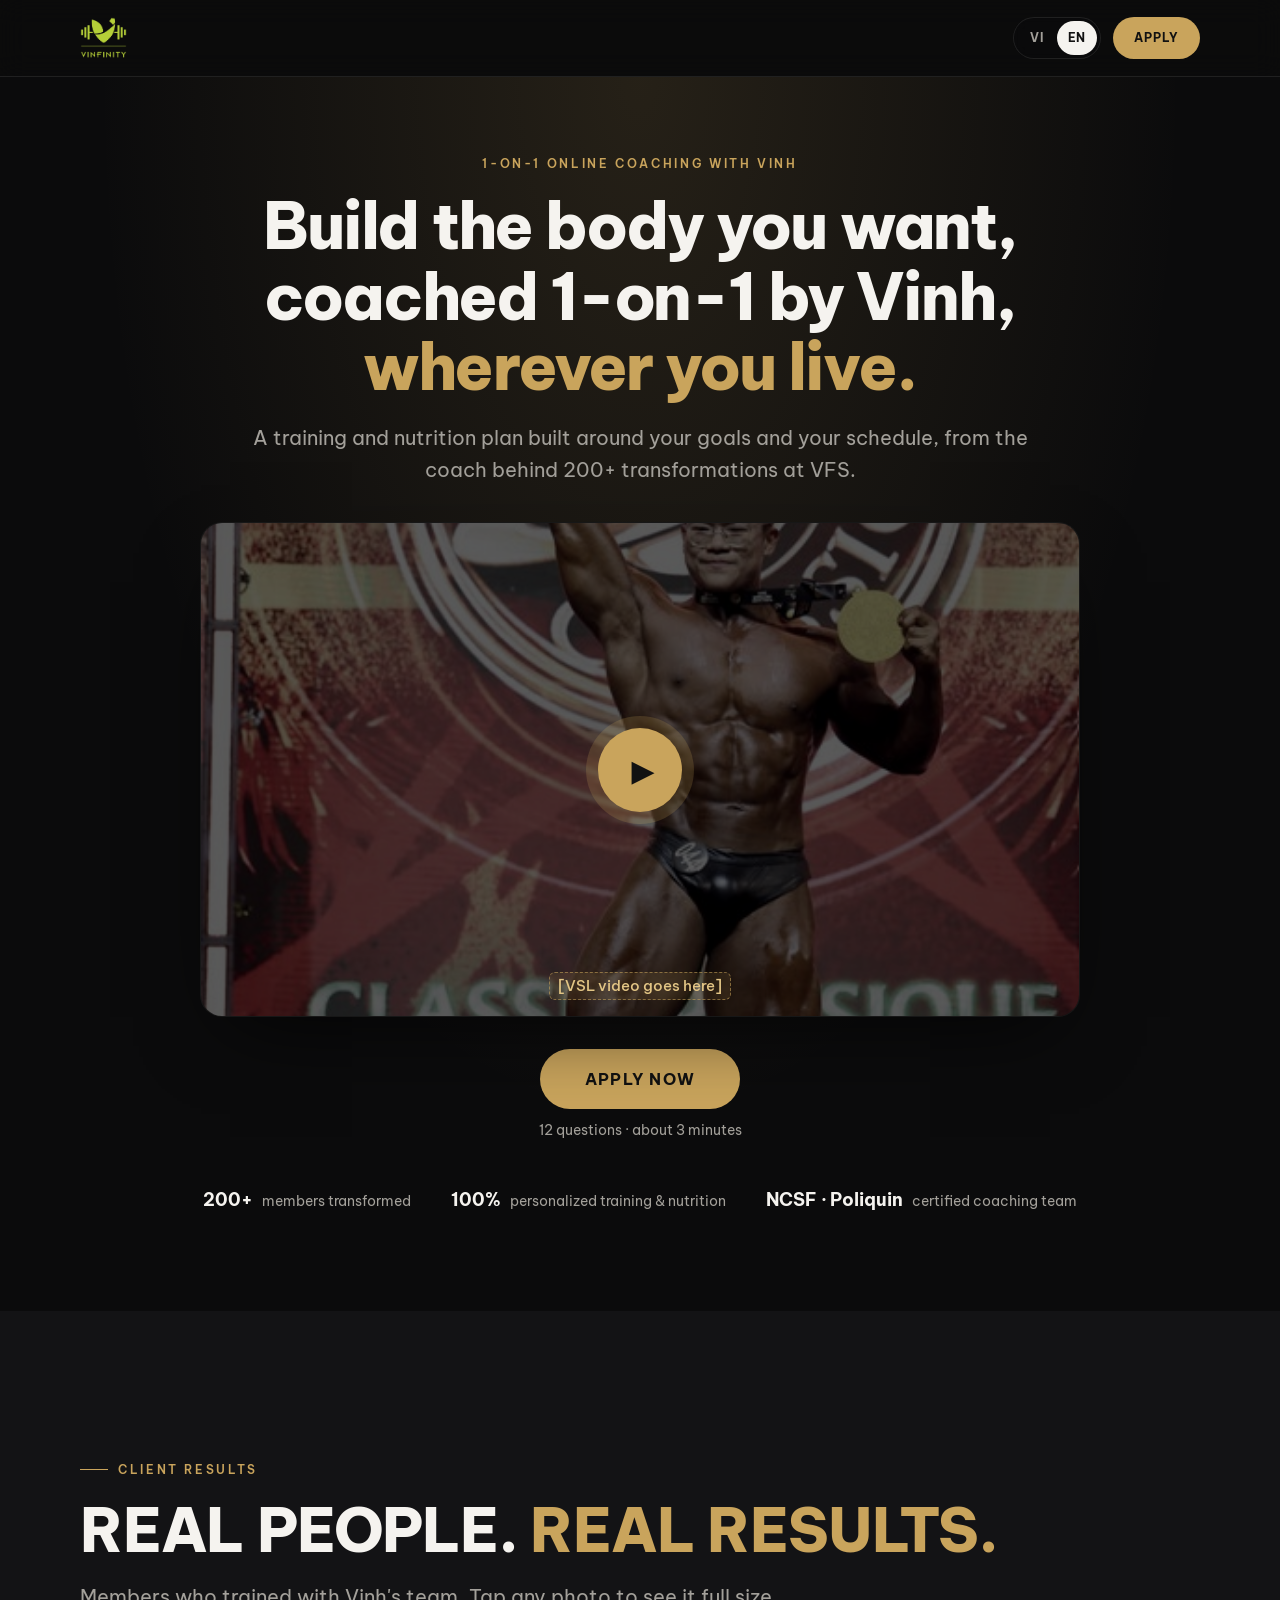
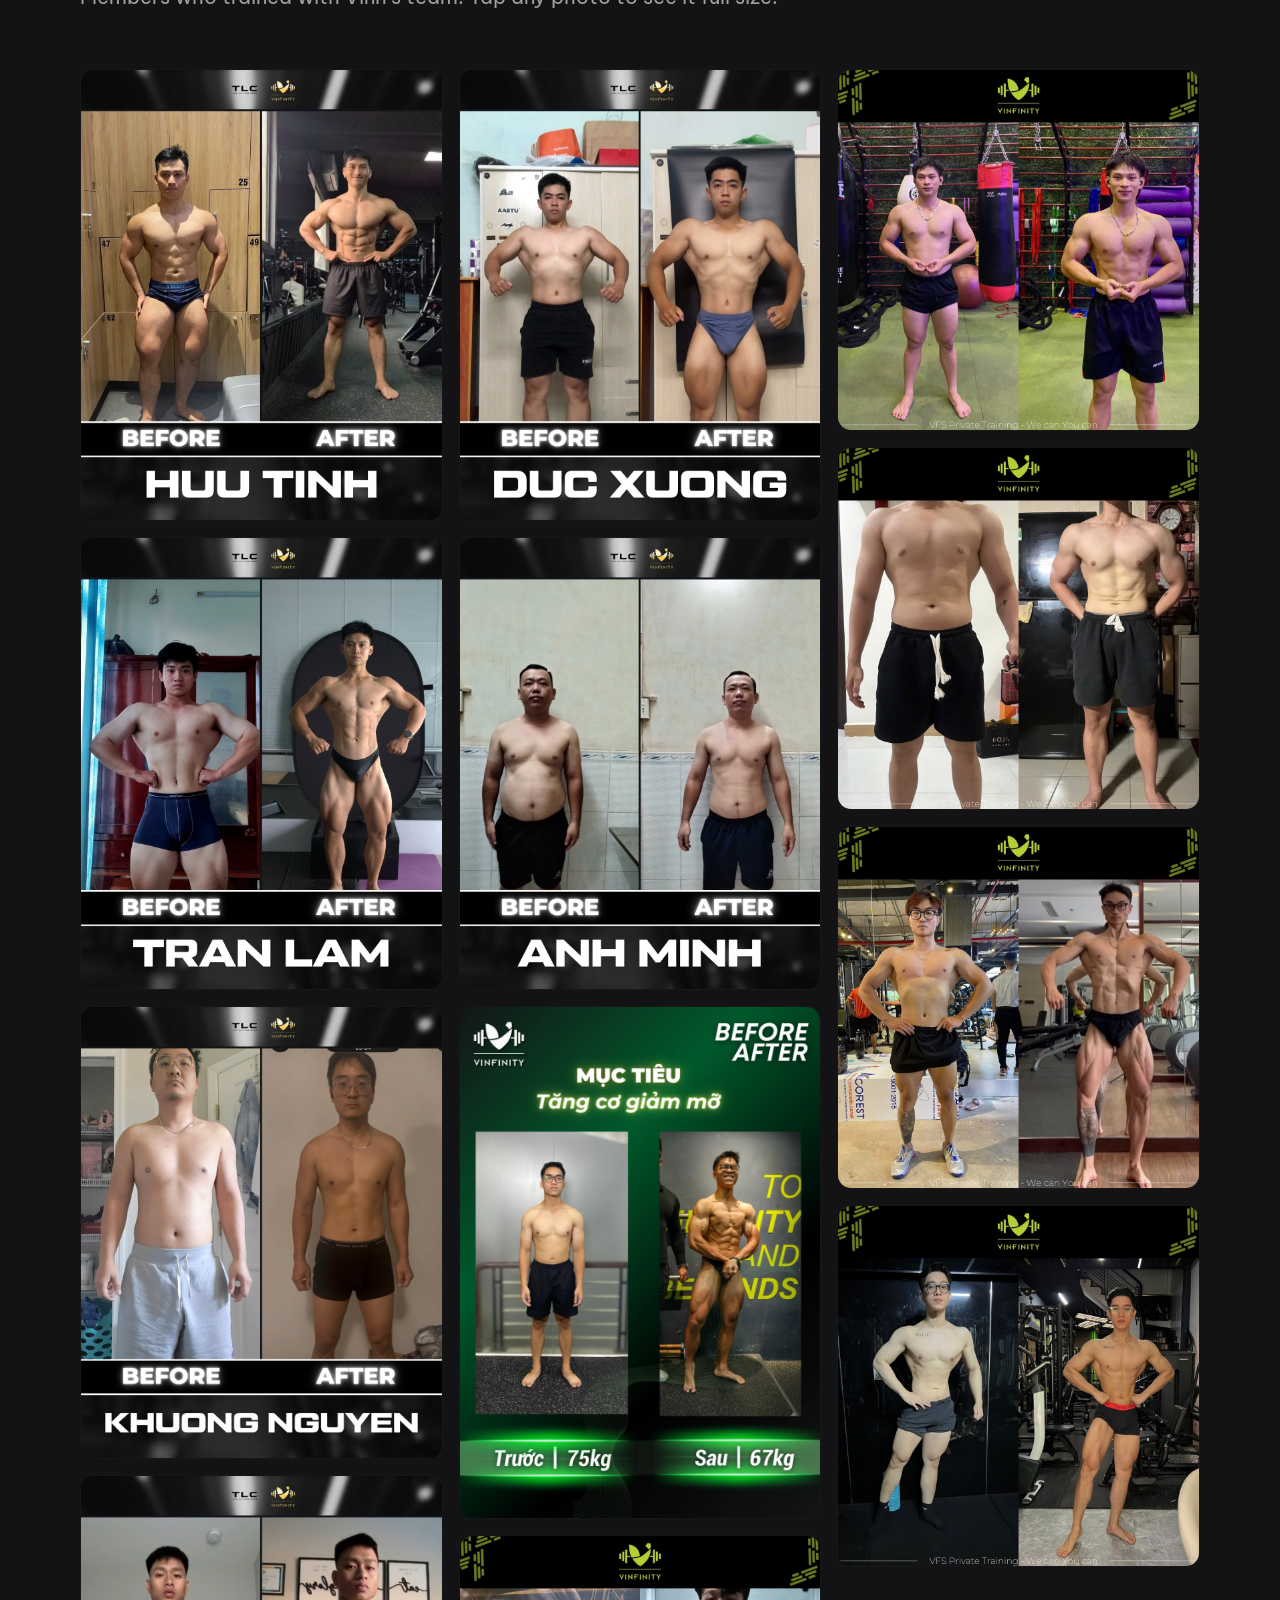
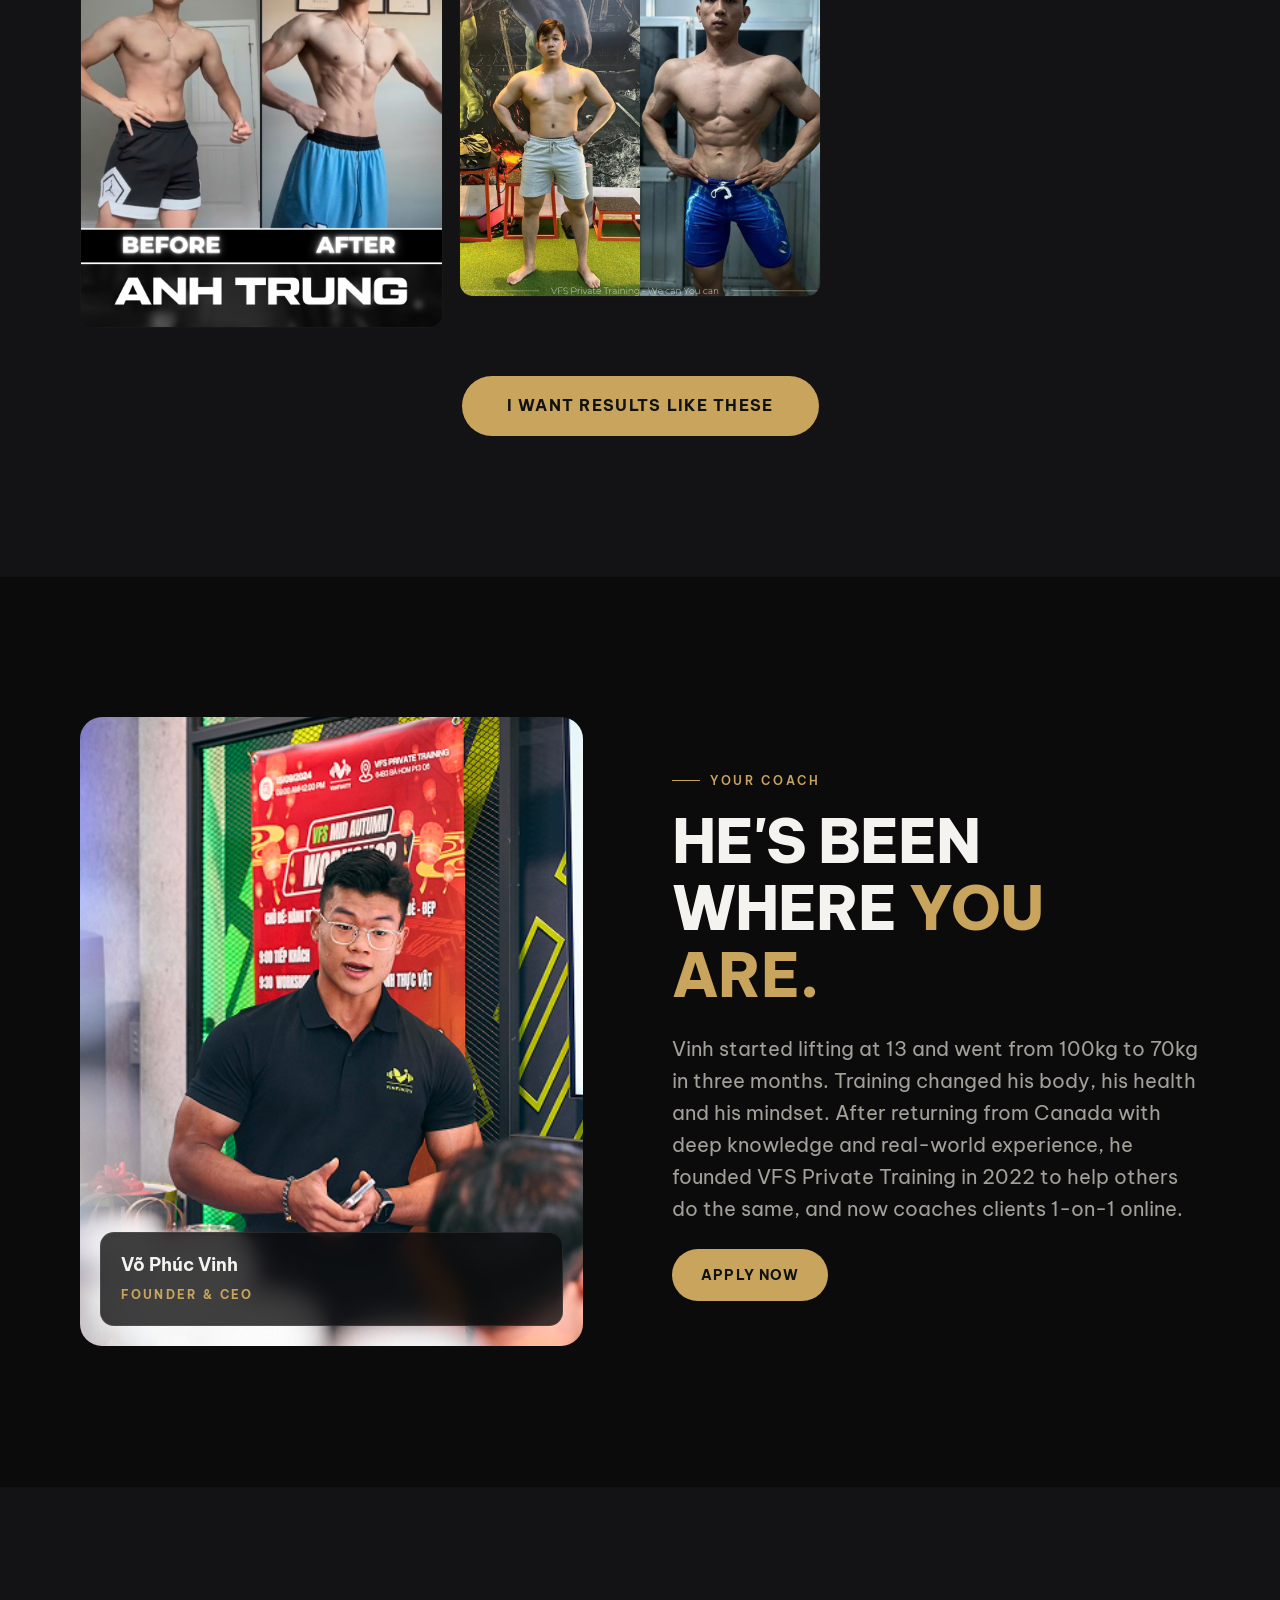
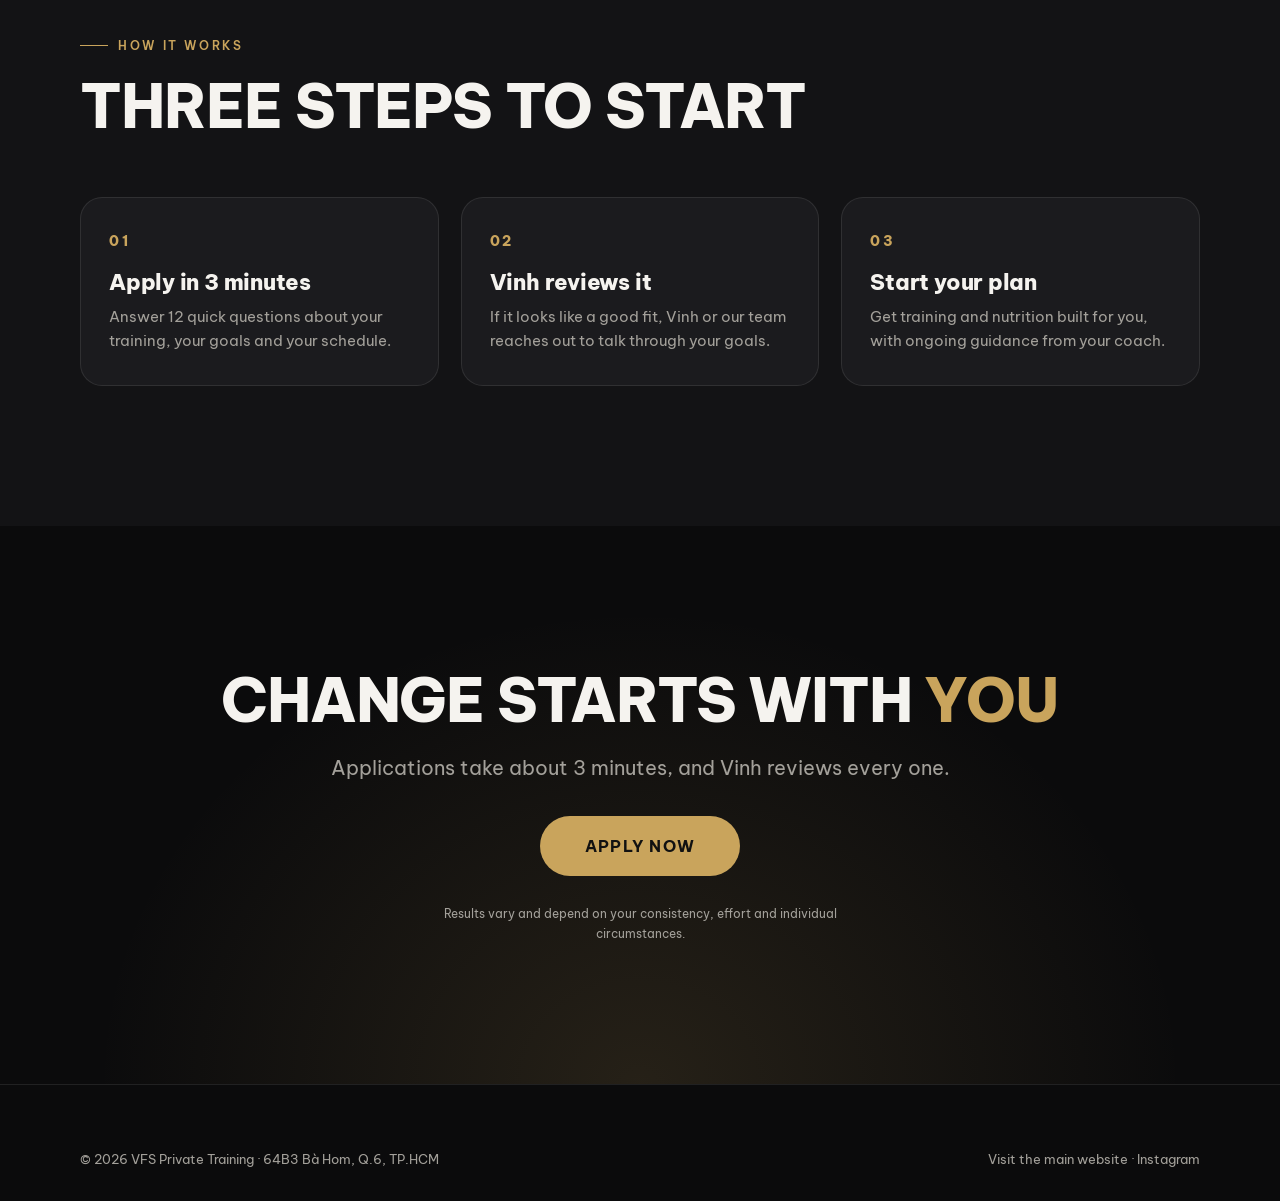
<file: coaching.html>
<!doctype html>
<html lang="en">
<head>
  <meta charset="utf-8" />
  <meta name="viewport" content="width=device-width, initial-scale=1" />
  <title>1-on-1 Online Coaching with Vinh — VFS Private Training</title>
  <meta name="description" content="Get coached 1-on-1 by Vinh, wherever you live. Personalized training and nutrition from the coach behind 200+ transformations." />
  <meta name="theme-color" content="#0b0b0c" />
  <meta property="og:title" content="1-on-1 Online Coaching with Vinh" />
  <meta property="og:description" content="Personalized training and nutrition from the coach behind 200+ transformations." />
  <meta property="og:image" content="assets/img/results/huu-tinh.jpg" />
  <link rel="icon" href="assets/img/brand/logo-footer.png" />
  <link rel="preconnect" href="https://fonts.googleapis.com" />
  <link rel="preconnect" href="https://fonts.gstatic.com" crossorigin />
  <link href="https://fonts.googleapis.com/css2?family=Be+Vietnam+Pro:wght@400;500;600;700;800&display=swap" rel="stylesheet" />
  <link rel="stylesheet" href="css/styles.css" />
</head>
<body class="vsl-page">

  <!-- Minimal header: no menu, one action -->
  <header class="nav is-scrolled">
    <div class="wrap nav__inner">
      <a href="index.html" class="nav__logo" aria-label="VFS Private Training">
        <img src="assets/img/brand/logo.png" alt="VFS Private Training" />
      </a>
      <div class="nav__right">
        <div class="lang-toggle" role="group" aria-label="Language">
          <button data-set-lang="vi" aria-label="Tiếng Việt">VI</button>
          <button data-set-lang="en" aria-label="English">EN</button>
        </div>
        <a href="#apply" class="btn btn--gold btn--sm" data-apply data-i18n="cta.short">Apply</a>
      </div>
    </div>
  </header>

  <main>
    <!-- ============ HEADLINE + VSL ============ -->
    <section class="vsl-hero">
      <div class="wrap vsl-hero__inner">
        <p class="eyebrow vsl-eyebrow" data-i18n="hero.eyebrow">1-on-1 online coaching with Vinh</p>
        <h1 class="vsl-title" data-i18n-html="hero.title"></h1>
        <p class="lead vsl-sub" data-i18n="hero.sub"></p>

        <!-- VSL: set VSL_YOUTUBE_ID (or VSL_VIDEO_URL) at the top of js/coaching.js -->
        <div class="vsl-video" id="vsl">
          <div class="vsl-video__ph">
            <img src="assets/img/gallery/stage-1.jpg" alt="" />
            <span class="vsl-play" aria-hidden="true">▶</span>
            <span class="ph" data-i18n="vsl.ph">[VSL video goes here]</span>
          </div>
        </div>

        <div class="vsl-cta">
          <a href="#apply" class="btn btn--gold vsl-cta__btn" data-apply data-i18n="cta.main">Apply for 1-on-1 coaching</a>
          <p data-i18n="cta.note">12 questions · about 3 minutes</p>
        </div>

        <ul class="vsl-proof">
          <li><strong>200+</strong> <span data-i18n="proof.members">members transformed</span></li>
          <li><strong>100%</strong> <span data-i18n="proof.custom">personalized training & nutrition</span></li>
          <li><strong>NCSF · Poliquin</strong> <span data-i18n="proof.certs">certified coaching team</span></li>
        </ul>
      </div>
    </section>

    <!-- ============ RESULTS PROOF ============ -->
    <section class="section section--alt" id="results">
      <div class="wrap">
        <div class="section-head">
          <div>
            <p class="eyebrow" data-i18n="res.eyebrow">Client results</p>
            <h2 data-i18n-html="res.title"></h2>
            <p class="lead" data-i18n="res.lead"></p>
          </div>
        </div>
        <!-- Photos listed in RESULTS at the top of js/coaching.js -->
        <div class="vsl-results" id="vslResults"></div>
        <div class="vsl-cta vsl-cta--inline">
          <a href="#apply" class="btn btn--gold vsl-cta__btn" data-apply data-i18n="cta.results">I want results like these</a>
        </div>
      </div>
    </section>

    <!-- ============ ABOUT VINH ============ -->
    <section class="section">
      <div class="wrap intro">
        <div class="intro__media">
          <img src="assets/img/gallery/founder.jpg" alt="Võ Phúc Vinh, founder of VFS Private Training" />
          <div class="intro__tag">
            <strong>Võ Phúc Vinh</strong>
            <span data-i18n="about.role">Founder & CEO</span>
          </div>
        </div>
        <div>
          <p class="eyebrow" data-i18n="about.eyebrow">Your coach</p>
          <h2 data-i18n-html="about.title"></h2>
          <p class="lead" style="margin:24px 0" data-i18n="about.body"></p>
          <a href="#apply" class="btn btn--gold" data-apply data-i18n="cta.main">Apply for 1-on-1 coaching</a>
        </div>
      </div>
    </section>

    <!-- ============ HOW IT WORKS ============ -->
    <section class="section section--alt">
      <div class="wrap">
        <div class="section-head">
          <div>
            <p class="eyebrow" data-i18n="how.eyebrow">How it works</p>
            <h2 data-i18n="how.title">Three steps to start</h2>
          </div>
        </div>
        <ol class="vsl-steps">
          <li><span>01</span><h3 data-i18n="how.1t"></h3><p data-i18n="how.1"></p></li>
          <li><span>02</span><h3 data-i18n="how.2t"></h3><p data-i18n="how.2"></p></li>
          <li><span>03</span><h3 data-i18n="how.3t"></h3><p data-i18n="how.3"></p></li>
        </ol>
      </div>
    </section>

    <!-- ============ FINAL CTA ============ -->
    <section class="section vsl-final">
      <div class="wrap">
        <h2 data-i18n-html="final.title"></h2>
        <p class="lead" data-i18n="final.sub"></p>
        <a href="#apply" class="btn btn--gold vsl-cta__btn" data-apply data-i18n="cta.main">Apply for 1-on-1 coaching</a>
        <p class="vsl-disclaimer" data-i18n="final.disclaimer"></p>
      </div>
    </section>
  </main>

  <footer class="footer">
    <div class="wrap footer__bottom" style="margin-top:0;border-top:0;padding-top:0">
      <span>© <span id="year"></span> VFS Private Training · 64B3 Bà Hom, Q.6, TP.HCM</span>
      <span><a href="index.html" data-i18n="footer.site">Visit the main website</a> · <a href="https://www.instagram.com/vinfinityfitnessstudio/" target="_blank" rel="noopener">Instagram</a></span>
    </div>
  </footer>

  <!-- Sticky apply bar (mobile) -->
  <div class="mobile-cta vsl-mobile-cta" id="mobileCta">
    <a href="#apply" class="btn btn--gold" data-apply data-i18n="cta.main">Apply for 1-on-1 coaching</a>
  </div>

  <!-- Coaching application popup (shared with the main site) -->
  <div class="apply" id="applyModal" role="dialog" aria-modal="true" aria-labelledby="applyQ" aria-hidden="true">
    <div class="apply__card">
      <div class="apply__progress" aria-hidden="true"><span></span></div>
      <button class="apply__close" aria-label="Close">×</button>
      <div class="apply__body"></div>
    </div>
  </div>

  <div class="lightbox" id="lightbox" aria-hidden="true">
    <button class="lightbox__btn lightbox__close" aria-label="Close">×</button>
    <button class="lightbox__btn lightbox__prev" aria-label="Previous">‹</button>
    <img alt="" />
    <button class="lightbox__btn lightbox__next" aria-label="Next">›</button>
  </div>

  <script src="js/leads.js"></script>
  <script src="js/coaching.js"></script>
  <script src="js/apply.js"></script>
</body>
</html>
</file>
<file: css/styles.css>
/* =========================================================
   VFS PRIVATE TRAINING — styles
   Brand tokens live in :root. Change colors/fonts here.
   ========================================================= */
:root {
  --bg: #0b0b0c;
  --bg-2: #131315;
  --bg-3: #1b1b1e;
  --line: rgba(255, 255, 255, 0.09);
  --text: #f5f3ef;
  --muted: #a3a09a;
  --gold: #c9a45c;
  --gold-2: #e2c585;
  --gold-soft: rgba(201, 164, 92, 0.12);

  --font: "Be Vietnam Pro", system-ui, -apple-system, "Segoe UI", sans-serif;
  --radius: 14px;
  --radius-lg: 22px;
  --wrap: 1200px;
  --gutter: clamp(16px, 4vw, 40px);
  --section: clamp(80px, 11vw, 150px);
  --ease: cubic-bezier(0.2, 0.7, 0.2, 1);
}

*, *::before, *::after { box-sizing: border-box; }
html { scroll-behavior: smooth; -webkit-text-size-adjust: 100%; }
body {
  margin: 0;
  background: var(--bg);
  color: var(--text);
  font-family: var(--font);
  font-size: 17px;
  line-height: 1.6;
  -webkit-font-smoothing: antialiased;
  overflow-x: hidden;
}
img { max-width: 100%; display: block; }
a { color: inherit; text-decoration: none; }
button { font: inherit; color: inherit; cursor: pointer; }
:focus-visible { outline: 2px solid var(--gold); outline-offset: 3px; border-radius: 4px; }
body.no-scroll { overflow: hidden; }

.wrap { width: 100%; max-width: var(--wrap); margin: 0 auto; padding: 0 var(--gutter); }
.section { padding: var(--section) 0; }
.section--alt { background: var(--bg-2); }

/* ---------- Type ---------- */
.eyebrow {
  display: inline-flex; align-items: center; gap: 10px;
  font-size: 12px; font-weight: 600; letter-spacing: 0.22em; text-transform: uppercase;
  color: var(--gold);
  margin: 0 0 18px;
}
.eyebrow::before { content: ""; width: 28px; height: 1px; background: var(--gold); }
h1, h2, h3 { margin: 0; line-height: 1.12; letter-spacing: -0.02em; font-weight: 800; }
h1 { font-size: clamp(44px, 8vw, 104px); text-transform: uppercase; letter-spacing: -0.03em; }
h2 { font-size: clamp(34px, 5vw, 60px); text-transform: uppercase; }
h3 { font-size: 22px; letter-spacing: -0.01em; }
.lead { font-size: clamp(17px, 1.6vw, 20px); color: var(--muted); max-width: 60ch; }
.gold { color: var(--gold); }
.section-head { display: flex; justify-content: space-between; align-items: end; gap: 32px; margin-bottom: 56px; flex-wrap: wrap; }
.section-head .lead { margin: 16px 0 0; }

/* Placeholder marker — search for "ph" to find everything left to fill in */
.ph {
  display: inline-block;
  border: 1px dashed rgba(201, 164, 92, 0.55);
  color: var(--gold-2);
  background: var(--gold-soft);
  padding: 1px 8px; border-radius: 6px;
  font-size: 0.9em; font-weight: 500; max-width: 100%;
}

/* ---------- Buttons ---------- */
.btn {
  display: inline-flex; align-items: center; justify-content: center; gap: 10px;
  min-height: 52px; padding: 0 28px;
  border-radius: 999px; border: 1px solid transparent; background: transparent;
  font-size: 14px; font-weight: 700; letter-spacing: 0.08em; text-transform: uppercase;
  transition: transform 0.25s var(--ease), background 0.25s, color 0.25s, border-color 0.25s, box-shadow 0.25s;
  white-space: nowrap;
}
.btn:hover { transform: translateY(-2px); }
.btn--gold { background: var(--gold); color: #111; }
.btn--gold:hover { background: var(--gold-2); box-shadow: 0 10px 30px -10px rgba(201, 164, 92, 0.6); }
.btn--ghost { border-color: rgba(255, 255, 255, 0.28); }
.btn--ghost:hover { border-color: var(--text); background: rgba(255, 255, 255, 0.06); }
.btn--sm { min-height: 42px; padding: 0 20px; font-size: 12px; }
.btn--block { width: 100%; }
.link-arrow { display: inline-flex; gap: 8px; align-items: center; color: var(--gold); font-weight: 600; font-size: 14px; letter-spacing: 0.06em; text-transform: uppercase; }
.link-arrow span { transition: transform 0.25s var(--ease); }
.link-arrow:hover span { transform: translateX(4px); }

/* ---------- Nav ---------- */
.nav {
  position: fixed; inset: 0 0 auto 0; z-index: 50;
  transition: background 0.3s, border-color 0.3s, backdrop-filter 0.3s;
  border-bottom: 1px solid transparent;
}
.nav.is-scrolled { background: rgba(11, 11, 12, 0.82); backdrop-filter: blur(14px); -webkit-backdrop-filter: blur(14px); border-color: var(--line); }
.nav__inner { display: flex; align-items: center; justify-content: space-between; height: 76px; gap: 20px; }
.nav__logo img { height: 42px; width: auto; }
.nav__links { display: flex; gap: 30px; list-style: none; margin: 0; padding: 0; }
.nav__links a { font-size: 13px; font-weight: 600; letter-spacing: 0.1em; text-transform: uppercase; color: var(--muted); transition: color 0.2s; }
.nav__links a:hover { color: var(--text); }
.nav__right { display: flex; align-items: center; gap: 12px; }
.nav__burger { display: none; width: 44px; height: 44px; border: 1px solid var(--line); border-radius: 50%; background: none; place-items: center; }
.nav__burger span, .nav__burger span::before, .nav__burger span::after { display: block; width: 16px; height: 1.5px; background: var(--text); position: relative; transition: transform 0.3s; }
.nav__burger span::before, .nav__burger span::after { content: ""; position: absolute; left: 0; }
.nav__burger span::before { top: -5px; }
.nav__burger span::after { top: 5px; }
.nav.is-open .nav__burger span { background: transparent; }
.nav.is-open .nav__burger span::before { transform: translateY(5px) rotate(45deg); }
.nav.is-open .nav__burger span::after { transform: translateY(-5px) rotate(-45deg); }

/* Language toggle (corner) */
.lang-toggle {
  display: inline-flex; padding: 3px; border-radius: 999px;
  border: 1px solid var(--line); background: rgba(11, 11, 12, 0.5); backdrop-filter: blur(8px); -webkit-backdrop-filter: blur(8px);
}
.lang-toggle button {
  border: 0; background: none; min-width: 40px; height: 34px; padding: 0 10px;
  border-radius: 999px; font-size: 12px; font-weight: 700; letter-spacing: 0.08em; color: var(--muted);
  transition: background 0.2s, color 0.2s;
}
.lang-toggle button.is-active { background: var(--text); color: #111; }

/* ---------- Language modal ---------- */
.lang-modal {
  position: fixed; inset: 0; z-index: 100;
  display: grid; place-items: center; padding: 16px;
  background: rgba(5, 5, 6, 0.86); backdrop-filter: blur(10px); -webkit-backdrop-filter: blur(10px);
  opacity: 0; visibility: hidden; transition: opacity 0.35s, visibility 0.35s;
}
.lang-modal.is-open { opacity: 1; visibility: visible; }
.lang-modal__card {
  width: 100%; max-width: 460px; text-align: center;
  background: var(--bg-2); border: 1px solid var(--line); border-radius: var(--radius-lg);
  padding: 44px 32px 36px;
  transform: translateY(16px) scale(0.98); transition: transform 0.45s var(--ease);
}
.lang-modal.is-open .lang-modal__card { transform: none; }
.lang-modal__card img { height: 64px; width: auto; margin: 0 auto 24px; }
.lang-modal__card h2 { font-size: 22px; text-transform: none; letter-spacing: 0; line-height: 1.35; }
.lang-modal__card p { color: var(--muted); margin: 8px 0 28px; font-size: 15px; }
.lang-modal__options { display: grid; grid-template-columns: 1fr 1fr; gap: 12px; }
.lang-option {
  display: flex; flex-direction: column; align-items: center; gap: 6px;
  padding: 22px 12px; border-radius: var(--radius);
  border: 1px solid var(--line); background: var(--bg-3);
  transition: border-color 0.2s, transform 0.25s var(--ease), background 0.2s;
}
.lang-option:hover { border-color: var(--gold); transform: translateY(-3px); background: #222; }
.lang-option strong { font-size: 17px; }
.lang-option small { color: var(--muted); font-size: 12px; letter-spacing: 0.14em; text-transform: uppercase; }
.lang-option .flag { font-size: 30px; line-height: 1; }

/* ---------- Hero ---------- */
.hero { position: relative; min-height: 100svh; display: flex; align-items: flex-end; padding: 140px 0 72px; overflow: hidden; }
.hero__media { position: absolute; inset: 0; }
.hero__media img { width: 100%; height: 100%; object-fit: cover; transform: scale(1.04); animation: heroZoom 14s ease-out forwards; }
@keyframes heroZoom { to { transform: scale(1); } }
.hero__media::after {
  content: ""; position: absolute; inset: 0;
  background:
    linear-gradient(180deg, rgba(11, 11, 12, 0.55) 0%, rgba(11, 11, 12, 0.2) 35%, rgba(11, 11, 12, 0.92) 85%, var(--bg) 100%),
    linear-gradient(90deg, rgba(11, 11, 12, 0.7) 0%, transparent 60%);
}
.hero__content { position: relative; }
.hero h1 { max-width: 12ch; }
.hero .lead { margin: 24px 0 36px; color: #d6d3cc; }
.hero__ctas { display: flex; gap: 14px; flex-wrap: wrap; }
.hero__badge { display: inline-flex; align-items: center; gap: 10px; margin-bottom: 26px; padding: 8px 16px 8px 8px; border-radius: 999px; background: rgba(255, 255, 255, 0.07); border: 1px solid var(--line); font-size: 13px; font-weight: 600; }
.hero__badge b { background: var(--gold); color: #111; padding: 4px 10px; border-radius: 999px; font-size: 12px; }

/* ---------- Stats ---------- */
.stats { border-block: 1px solid var(--line); }
.stats__grid { display: grid; grid-template-columns: repeat(4, 1fr); }
.stat { padding: 36px 24px; border-left: 1px solid var(--line); }
.stat:first-child { border-left: 0; padding-left: 0; }
.stat strong { display: block; font-size: clamp(32px, 4vw, 48px); font-weight: 800; line-height: 1; color: var(--text); }
.stat strong em { font-style: normal; color: var(--gold); }
.stat span { display: block; margin-top: 10px; color: var(--muted); font-size: 14px; }

/* ---------- Founder / intro ---------- */
.intro { display: grid; grid-template-columns: 1fr 1.05fr; gap: clamp(40px, 7vw, 100px); align-items: center; }
.intro__media { position: relative; }
.intro__media img { border-radius: var(--radius-lg); aspect-ratio: 4 / 5; object-fit: cover; width: 100%; }
.intro__tag { position: absolute; left: 20px; bottom: 20px; right: 20px; padding: 18px 20px; border-radius: var(--radius); background: rgba(11, 11, 12, 0.78); backdrop-filter: blur(10px); -webkit-backdrop-filter: blur(10px); border: 1px solid var(--line); }
.intro__tag strong { display: block; font-size: 18px; }
.intro__tag span { color: var(--gold); font-size: 12px; font-weight: 700; letter-spacing: 0.18em; text-transform: uppercase; }
.intro blockquote { margin: 28px 0; padding-left: 22px; border-left: 2px solid var(--gold); font-size: clamp(18px, 1.8vw, 21px); line-height: 1.6; color: #dcd9d2; }
.values { display: grid; grid-template-columns: 1fr 1fr; gap: 18px 28px; margin: 36px 0 40px; }
.values div { font-size: 15px; color: var(--muted); }
.values strong { display: block; color: var(--text); font-size: 16px; margin-bottom: 4px; }

/* ---------- Services / photo cards ---------- */
.cards { display: grid; grid-template-columns: repeat(12, 1fr); gap: 18px; }
.card {
  position: relative; overflow: hidden; border-radius: var(--radius-lg);
  background: var(--bg-3); min-height: 380px; display: flex; align-items: flex-end;
  isolation: isolate;
}
.card img { position: absolute; inset: 0; width: 100%; height: 100%; object-fit: cover; z-index: -2; transition: transform 0.8s var(--ease); }
.card::after { content: ""; position: absolute; inset: 0; z-index: -1; background: linear-gradient(180deg, transparent 30%, rgba(8, 8, 9, 0.92)); }
.card:hover img { transform: scale(1.05); }
.card__body { padding: 28px; width: 100%; }
.card__body p { color: #cfccc5; font-size: 15px; margin: 10px 0 18px; max-width: 42ch; }
.card__num { position: absolute; top: 22px; left: 26px; font-size: 12px; font-weight: 700; letter-spacing: 0.2em; color: var(--gold); }
.card--lg { grid-column: span 7; min-height: 520px; }
.card--md { grid-column: span 5; min-height: 520px; }
.card--third { grid-column: span 4; }
.card--half { grid-column: span 6; }

/* ---------- Results / case studies ---------- */
.cases { display: grid; grid-template-columns: repeat(3, 1fr); gap: 22px; }
.case {
  background: var(--bg-3); border: 1px solid var(--line); border-radius: var(--radius-lg); overflow: hidden;
  transition: transform 0.35s var(--ease), border-color 0.3s;
  display: flex; flex-direction: column;
}
.case:hover { transform: translateY(-4px); border-color: rgba(201, 164, 92, 0.4); }
.case__img { position: relative; aspect-ratio: 4 / 5; overflow: hidden; background: #000; cursor: zoom-in; border: 0; padding: 0; width: 100%; display: block; }
.case__img img { width: 100%; height: 100%; object-fit: cover; transition: transform 0.6s var(--ease); }
.case:hover .case__img img { transform: scale(1.03); }
.case__body { padding: 24px; display: flex; flex-direction: column; gap: 14px; flex: 1; }
.case__meta { display: flex; gap: 8px; flex-wrap: wrap; }
.chip { font-size: 12px; font-weight: 600; padding: 5px 12px; border-radius: 999px; background: var(--gold-soft); color: var(--gold-2); border: 1px solid rgba(201, 164, 92, 0.25); }
.case__row { display: grid; grid-template-columns: repeat(3, 1fr); gap: 10px; padding-top: 14px; border-top: 1px solid var(--line); }
.case__row small { display: block; font-size: 11px; letter-spacing: 0.14em; text-transform: uppercase; color: var(--muted); }
.case__row b { font-size: 15px; }
.case__quote { color: var(--muted); font-size: 15px; margin: 0; font-style: italic; }

.results-strip { margin-top: 56px; display: flex; gap: 14px; overflow-x: auto; padding-bottom: 8px; scroll-snap-type: x mandatory; scrollbar-width: thin; scrollbar-color: var(--gold) transparent; }
.results-strip button { flex: 0 0 auto; height: 300px; border-radius: var(--radius); overflow: hidden; border: 1px solid var(--line); padding: 0; background: #000; scroll-snap-align: start; cursor: zoom-in; transition: border-color 0.2s, transform 0.3s var(--ease); }
.results-strip button:hover { border-color: var(--gold); transform: translateY(-3px); }
.results-strip img { height: 100%; width: auto; }
.results-cta { display: flex; justify-content: space-between; align-items: center; gap: 20px; margin-top: 40px; padding: 28px 32px; border-radius: var(--radius-lg); background: linear-gradient(120deg, rgba(201, 164, 92, 0.16), rgba(201, 164, 92, 0.03)); border: 1px solid rgba(201, 164, 92, 0.25); flex-wrap: wrap; }
.results-cta p { margin: 0; font-size: 20px; font-weight: 700; }

/* ---------- Coaches ---------- */
.team-lead { display: grid; grid-template-columns: 0.9fr 1.1fr; gap: clamp(32px, 6vw, 80px); align-items: center; margin-bottom: 64px; padding: clamp(24px, 4vw, 48px); background: var(--bg-3); border: 1px solid var(--line); border-radius: var(--radius-lg); }
.team-lead img { width: 100%; aspect-ratio: 4 / 5; object-fit: cover; object-position: top; border-radius: var(--radius); background: linear-gradient(180deg, #232326, #141416); }
.team-lead .role { color: var(--gold); font-size: 12px; font-weight: 700; letter-spacing: 0.2em; text-transform: uppercase; margin: 10px 0 20px; display: block; }
.team-lead p { color: var(--muted); }
.team { display: grid; grid-template-columns: repeat(3, 1fr); gap: 22px; }
.coach { position: relative; border-radius: var(--radius-lg); overflow: hidden; background: linear-gradient(180deg, #1f1f22 0%, #121214 100%); border: 1px solid var(--line); transition: border-color 0.3s, transform 0.35s var(--ease); }
.coach:hover { border-color: rgba(201, 164, 92, 0.45); transform: translateY(-4px); }
.coach__photo { aspect-ratio: 1; overflow: hidden; }
.coach__photo img { width: 100%; height: 100%; object-fit: cover; object-position: top; transition: transform 0.6s var(--ease); }
.coach:hover .coach__photo img { transform: scale(1.04); }
.coach__body { padding: 22px 24px 26px; }
.coach__body h3 { font-size: 20px; text-transform: uppercase; }
.coach__role { display: block; color: var(--gold); font-size: 11px; font-weight: 700; letter-spacing: 0.2em; text-transform: uppercase; margin-top: 6px; }
.certs { display: flex; gap: 12px; flex-wrap: wrap; margin-top: 48px; align-items: center; }
.certs > span { color: var(--muted); font-size: 13px; letter-spacing: 0.14em; text-transform: uppercase; margin-right: 8px; }
.certs .chip { font-size: 13px; padding: 8px 16px; }

/* ---------- Pricing ---------- */
.plans { display: grid; grid-template-columns: repeat(3, 1fr); gap: 22px; align-items: stretch; }
.plan { position: relative; display: flex; flex-direction: column; padding: 36px 30px 30px; border-radius: var(--radius-lg); background: var(--bg-3); border: 1px solid var(--line); transition: transform 0.35s var(--ease), border-color 0.3s; }
.plan:hover { transform: translateY(-4px); border-color: rgba(255, 255, 255, 0.2); }
.plan--featured { border-color: var(--gold); background: linear-gradient(180deg, rgba(201, 164, 92, 0.12), var(--bg-3) 45%); }
.plan--featured:hover { border-color: var(--gold-2); }
.plan__badge { position: absolute; top: -13px; left: 30px; background: var(--gold); color: #111; font-size: 11px; font-weight: 800; letter-spacing: 0.14em; text-transform: uppercase; padding: 5px 12px; border-radius: 999px; }
.plan__name { font-size: 13px; font-weight: 700; letter-spacing: 0.2em; text-transform: uppercase; color: var(--gold); }
.plan__price { display: flex; flex-wrap: wrap; align-items: baseline; gap: 4px 8px; margin: 16px 0 4px; }
.plan__price strong { font-size: clamp(40px, 4.4vw, 54px); font-weight: 800; letter-spacing: -0.03em; line-height: 1; }
.plan__price span { color: var(--muted); font-size: 15px; white-space: nowrap; }
.plan__term { color: var(--text); font-weight: 600; margin: 0 0 24px; }
.plan ul { list-style: none; padding: 24px 0 0; margin: 0 0 28px; border-top: 1px solid var(--line); display: grid; gap: 12px; flex: 1; }
.plan li { position: relative; padding-left: 28px; font-size: 15px; color: #d4d1ca; }
.plan li::before { content: ""; position: absolute; left: 0; top: 5px; width: 16px; height: 16px; border-radius: 50%; background: var(--gold-soft) url("data:image/svg+xml,%3Csvg xmlns='http://www.w3.org/2000/svg' viewBox='0 0 16 16'%3E%3Cpath d='M4.5 8.2l2.2 2.2 4.8-4.8' fill='none' stroke='%23c9a45c' stroke-width='1.6' stroke-linecap='round' stroke-linejoin='round'/%3E%3C/svg%3E") center / 16px no-repeat; }
.plan__gift { font-size: 14px; color: var(--gold-2); padding: 14px 16px; border-radius: 10px; background: var(--gold-soft); margin: 0 0 22px; }
.plans__note { text-align: center; color: var(--muted); font-size: 14px; margin-top: 28px; }

/* ---------- Café / Recovery / Retail ---------- */
.split { display: grid; grid-template-columns: 1fr 1fr; gap: clamp(32px, 6vw, 80px); align-items: center; }
.split + .split { margin-top: clamp(72px, 9vw, 120px); }
.split--rev .split__media { order: 2; }
.split__media { display: grid; grid-template-columns: 1fr 1fr; gap: 14px; }
.split__media img { width: 100%; aspect-ratio: 1; object-fit: cover; border-radius: var(--radius); transition: transform 0.5s var(--ease); }
.split__media img:hover { transform: scale(1.02); }
.split__media .tall { grid-row: span 2; aspect-ratio: auto; height: 100%; }
.split__media--single { grid-template-columns: 1fr; }
.split__media--single img { aspect-ratio: 4 / 3; }

/* VHS Meal menu */
.menu-tabs { display: flex; gap: 8px; flex-wrap: wrap; margin-bottom: 28px; }
.menu-tabs button {
  border: 1px solid var(--line); background: transparent; color: var(--muted);
  padding: 10px 18px; border-radius: 999px; font-size: 14px; font-weight: 600;
  transition: color 0.2s, border-color 0.2s, background 0.2s;
}
.menu-tabs button:hover { color: var(--text); border-color: rgba(255, 255, 255, 0.3); }
.menu-tabs button[aria-selected="true"] { background: var(--gold); border-color: var(--gold); color: #111; }
.menu-grid { display: grid; grid-template-columns: repeat(4, minmax(0, 1fr)); gap: 18px; }
.dish { margin: 0; }
.dish__img { aspect-ratio: 1; border-radius: var(--radius); overflow: hidden; background: var(--bg-3); }
.dish__img img { width: 100%; height: 100%; object-fit: cover; transition: transform 0.6s var(--ease); }
.dish:hover .dish__img img { transform: scale(1.05); }
.dish figcaption { margin-top: 12px; font-size: 15px; font-weight: 600; }
.menu-more { text-align: center; margin-top: 36px; }
.menu-more[hidden] { display: none; }

/* ---------- Location ---------- */
.visit { display: grid; grid-template-columns: 1fr 1.2fr; gap: 22px; }
.visit__info { padding: clamp(28px, 4vw, 44px); background: var(--bg-3); border: 1px solid var(--line); border-radius: var(--radius-lg); display: flex; flex-direction: column; gap: 26px; }
.visit__info dl { margin: 0; display: grid; gap: 22px; }
.visit__info dt { font-size: 11px; font-weight: 700; letter-spacing: 0.2em; text-transform: uppercase; color: var(--gold); margin-bottom: 6px; }
.visit__info dd { margin: 0; font-size: 17px; }
.visit__info dd a:hover { color: var(--gold); }
.hours { width: 100%; border-collapse: collapse; font-size: 15px; }
.hours td { padding: 8px 0; border-bottom: 1px solid var(--line); }
.hours td:last-child { text-align: right; }
.hours .closed { color: var(--muted); }
.visit__map { border-radius: var(--radius-lg); overflow: hidden; min-height: 460px; border: 1px solid var(--line); background: var(--bg-3); }
.visit__map iframe { width: 100%; height: 100%; min-height: 460px; border: 0; filter: grayscale(1) invert(0.92) contrast(0.9); }

/* ---------- FAQ ---------- */
.faq { display: grid; grid-template-columns: 0.8fr 1.2fr; gap: clamp(32px, 6vw, 80px); }
.faq__list { border-top: 1px solid var(--line); }
.faq details { border-bottom: 1px solid var(--line); }
.faq summary { list-style: none; cursor: pointer; display: flex; justify-content: space-between; align-items: center; gap: 20px; padding: 24px 0; font-size: 18px; font-weight: 600; transition: color 0.2s; }
.faq summary::-webkit-details-marker { display: none; }
.faq summary:hover { color: var(--gold-2); }
.faq summary i { flex: 0 0 32px; height: 32px; border-radius: 50%; border: 1px solid var(--line); position: relative; transition: transform 0.3s var(--ease), background 0.2s; }
.faq summary i::before, .faq summary i::after { content: ""; position: absolute; left: 50%; top: 50%; width: 12px; height: 1.5px; background: currentColor; transform: translate(-50%, -50%); }
.faq summary i::after { transform: translate(-50%, -50%) rotate(90deg); transition: transform 0.3s; }
.faq details[open] summary i { background: var(--gold); color: #111; border-color: var(--gold); }
.faq details[open] summary i::after { transform: translate(-50%, -50%) rotate(0); }
.faq details p { margin: 0 0 24px; color: var(--muted); max-width: 62ch; }

/* ---------- Contact / final CTA ---------- */
.contact { position: relative; overflow: hidden; }
.contact__bg { position: absolute; inset: 0; z-index: -1; }
.contact__bg img { width: 100%; height: 100%; object-fit: cover; opacity: 0.28; }
.contact__bg::after { content: ""; position: absolute; inset: 0; background: linear-gradient(90deg, var(--bg) 20%, rgba(11, 11, 12, 0.7)); }
.contact__grid { display: grid; grid-template-columns: 1fr 0.9fr; gap: clamp(32px, 6vw, 80px); align-items: center; }
.contact__quick { display: flex; gap: 12px; flex-wrap: wrap; margin-top: 32px; }
.form { padding: clamp(28px, 4vw, 40px); border-radius: var(--radius-lg); background: rgba(19, 19, 21, 0.9); border: 1px solid var(--line); backdrop-filter: blur(8px); -webkit-backdrop-filter: blur(8px); display: grid; grid-template-columns: minmax(0, 1fr); gap: 16px; min-width: 0; }
.form h3 { margin-bottom: 4px; }
.form label { display: grid; gap: 8px; min-width: 0; font-size: 13px; font-weight: 600; color: var(--muted); }
.form input, .form select {
  width: 100%; height: 52px; padding: 0 16px; border-radius: 12px;
  border: 1px solid var(--line); background: var(--bg); color: var(--text); font: inherit; font-size: 16px;
  transition: border-color 0.2s;
}
.form select { appearance: none; background-image: url("data:image/svg+xml,%3Csvg xmlns='http://www.w3.org/2000/svg' viewBox='0 0 12 8'%3E%3Cpath d='M1 1.5l5 5 5-5' fill='none' stroke='%23a3a09a' stroke-width='1.5'/%3E%3C/svg%3E"); background-repeat: no-repeat; background-position: right 16px center; background-size: 12px; }
.form input:focus, .form select:focus { outline: none; border-color: var(--gold); }
.form .is-invalid { border-color: #d9695f; }
.form .hp { position: absolute; left: -9999px; width: 1px; height: 1px; opacity: 0; }
.form { position: relative; }
.form__note { font-size: 13px; color: var(--muted); margin: 0; text-align: center; }
.form__success { display: none; padding: 14px; border-radius: 12px; background: var(--gold-soft); color: var(--gold-2); text-align: center; font-weight: 600; }
.form.is-sent .form__success { display: block; }

/* ---------- Footer ---------- */
.footer { border-top: 1px solid var(--line); padding: 64px 0 32px; font-size: 15px; }
.footer__grid { display: grid; grid-template-columns: 1.4fr 1fr 1fr 1fr; gap: 40px; }
.footer img { height: 56px; width: auto; margin-bottom: 18px; }
.footer p { color: var(--muted); margin: 0; max-width: 34ch; }
.footer h4 { font-size: 12px; letter-spacing: 0.2em; text-transform: uppercase; color: var(--gold); margin: 0 0 16px; }
.footer ul { list-style: none; margin: 0; padding: 0; display: grid; gap: 10px; color: var(--muted); }
.footer ul a:hover { color: var(--text); }
.footer__bottom { display: flex; justify-content: space-between; gap: 16px; flex-wrap: wrap; margin-top: 56px; padding-top: 24px; border-top: 1px solid var(--line); color: var(--muted); font-size: 13px; }

/* ---------- Mobile sticky CTA bar ---------- */
.mobile-cta { display: none; }

/* ---------- Lightbox ---------- */
.lightbox { position: fixed; inset: 0; z-index: 90; background: rgba(5, 5, 6, 0.94); display: grid; place-items: center; padding: 20px; opacity: 0; visibility: hidden; transition: opacity 0.3s, visibility 0.3s; }
.lightbox.is-open { opacity: 1; visibility: visible; }
.lightbox img { max-height: 86vh; max-width: min(92vw, 900px); width: auto; border-radius: var(--radius); }
.lightbox__btn { position: absolute; width: 48px; height: 48px; border-radius: 50%; border: 1px solid var(--line); background: rgba(255, 255, 255, 0.06); font-size: 22px; display: grid; place-items: center; transition: background 0.2s; }
.lightbox__btn:hover { background: rgba(255, 255, 255, 0.14); }
.lightbox__close { top: 20px; right: 20px; }
.lightbox__prev { left: 20px; top: 50%; transform: translateY(-50%); }
.lightbox__next { right: 20px; top: 50%; transform: translateY(-50%); }

/* ---------- Coaching application popup ---------- */
.apply {
  position: fixed; inset: 0; z-index: 95;
  display: grid; grid-template-columns: minmax(0, 1fr); place-items: center; padding: 16px;
  background: rgba(5, 5, 6, 0.86); backdrop-filter: blur(10px); -webkit-backdrop-filter: blur(10px);
  opacity: 0; visibility: hidden; transition: opacity 0.3s, visibility 0.3s;
}
.apply.is-open { opacity: 1; visibility: visible; }
.apply__card {
  position: relative; width: 100%; max-width: 640px; max-height: calc(100svh - 32px); overflow-y: auto;
  background: var(--bg-2); border: 1px solid var(--line); border-radius: var(--radius-lg);
  padding: clamp(40px, 6vw, 56px) clamp(22px, 5vw, 48px) clamp(28px, 4vw, 40px);
  transform: translateY(16px) scale(0.98); transition: transform 0.4s var(--ease);
}
.apply.is-open .apply__card { transform: none; }
.apply__progress { position: absolute; top: 0; left: 0; right: 0; height: 4px; background: rgba(255, 255, 255, 0.06); }
.apply__progress span { display: block; height: 100%; width: 0; background: var(--gold); transition: width 0.4s var(--ease); }
.apply__close {
  position: absolute; top: 14px; right: 14px; width: 40px; height: 40px; border-radius: 50%;
  border: 1px solid var(--line); background: none; font-size: 22px; line-height: 1; color: var(--muted);
  transition: color 0.2s, background 0.2s;
}
.apply__close:hover { color: var(--text); background: rgba(255, 255, 255, 0.06); }
.apply__body { opacity: 0; transform: translateY(8px); }
.apply__body.is-in { opacity: 1; transform: none; transition: opacity 0.35s var(--ease), transform 0.35s var(--ease); }
.apply__intro { text-align: center; display: grid; justify-items: center; gap: 18px; }
.apply__logo { height: 56px; width: auto; }
.apply__title { font-size: clamp(26px, 4vw, 34px); text-transform: none; letter-spacing: -0.02em; }
.apply__lead { color: var(--muted); margin: 0; max-width: 48ch; }
.apply__tick { width: 64px; height: 64px; border-radius: 50%; display: grid; place-items: center; background: var(--gold); color: #111; font-size: 30px; font-weight: 800; }
.apply__count { margin: 0 0 10px; font-size: 12px; font-weight: 700; letter-spacing: 0.18em; text-transform: uppercase; color: var(--gold); }
.apply__q { font-size: clamp(22px, 3.2vw, 28px); text-transform: none; letter-spacing: -0.015em; line-height: 1.25; margin-bottom: 24px; padding-right: 24px; }
.apply__options { display: grid; gap: 10px; }
.apply__opt {
  display: flex; align-items: center; gap: 14px; width: 100%; text-align: left;
  padding: 14px 16px; border-radius: 12px; border: 1px solid var(--line); background: var(--bg-3);
  font-size: 16px; font-weight: 500;
  transition: border-color 0.2s, background 0.2s, transform 0.2s var(--ease);
}
.apply__opt:hover { border-color: rgba(201, 164, 92, 0.6); transform: translateX(3px); }
.apply__opt kbd {
  flex: 0 0 28px; height: 28px; display: grid; place-items: center; border-radius: 7px;
  border: 1px solid var(--line); font: 700 12px var(--font); color: var(--muted);
}
.apply__opt.is-on { border-color: var(--gold); background: var(--gold-soft); }
.apply__opt.is-on kbd { background: var(--gold); border-color: var(--gold); color: #111; }
.apply__text, .apply__fields input {
  width: 100%; border: 1px solid var(--line); background: var(--bg); color: var(--text);
  border-radius: 12px; font: inherit; font-size: 16px; transition: border-color 0.2s;
}
.apply__text { padding: 14px 16px; resize: vertical; min-height: 130px; }
.apply__fields { display: grid; grid-template-columns: repeat(2, minmax(0, 1fr)); gap: 14px; }
.apply__fields label { display: grid; gap: 8px; font-size: 13px; font-weight: 600; color: var(--muted); min-width: 0; }
.apply__fields input { height: 50px; padding: 0 14px; }
.apply__text:focus, .apply__fields input:focus { outline: none; border-color: var(--gold); }
.apply__fields .is-invalid { border-color: #d9695f; }
.apply__ack { color: #d4d1ca; margin: 0 0 20px; }
.apply__check { display: inline-flex; align-items: center; gap: 12px; padding: 14px 18px; border-radius: 12px; border: 1px solid var(--line); background: var(--bg-3); cursor: pointer; font-weight: 600; }
.apply__check input { width: 20px; height: 20px; accent-color: var(--gold); }
.apply__hint { margin: 16px 0 0; font-size: 13px; color: var(--muted); }
.apply__err { min-height: 1.4em; margin: 12px 0 0; color: #e98b82; font-size: 14px; }
.apply__nav { display: flex; justify-content: space-between; align-items: center; gap: 12px; margin-top: 8px; }
.apply__nav .apply__next { margin-left: auto; }
.faq__cta { margin-top: 18px; }
@media (hover: none) { .apply__hint--desk { display: none; } }
@media (max-width: 600px) {
  .apply { padding: 0; place-items: stretch; }
  .apply__card { max-width: none; max-height: none; height: 100%; border-radius: 0; border: 0; padding-top: 64px; }
  .apply__fields { grid-template-columns: minmax(0, 1fr); }
}

/* ---------- VSL landing page (coaching.html) ---------- */
.vsl-page .nav { position: sticky; top: 0; }
.vsl-hero { padding: clamp(36px, 6vw, 72px) 0 clamp(56px, 8vw, 96px); text-align: center; background: radial-gradient(ellipse at 50% 0%, rgba(201, 164, 92, 0.14), transparent 60%); }
.vsl-hero__inner { max-width: 960px; }
.vsl-eyebrow { justify-content: center; }
.vsl-eyebrow::before { display: none; }
.vsl-title { font-size: clamp(32px, 5.4vw, 64px); text-transform: none; letter-spacing: -0.03em; line-height: 1.1; max-width: 20ch; margin: 0 auto; }
.vsl-sub { margin: 20px auto 36px; max-width: 58ch; }
.vsl-video { position: relative; aspect-ratio: 16 / 9; border-radius: var(--radius-lg); overflow: hidden; background: #000; border: 1px solid var(--line); box-shadow: 0 30px 80px -30px rgba(0, 0, 0, 0.8); }
.vsl-video iframe, .vsl-video video { position: absolute; inset: 0; width: 100%; height: 100%; border: 0; }
.vsl-video__ph { position: absolute; inset: 0; display: grid; place-items: center; }
.vsl-video__ph img { position: absolute; inset: 0; width: 100%; height: 100%; object-fit: cover; opacity: 0.35; filter: grayscale(0.4); }
.vsl-play { position: relative; width: 84px; height: 84px; border-radius: 50%; display: grid; place-items: center; background: var(--gold); color: #111; font-size: 30px; padding-left: 6px; box-shadow: 0 0 0 12px rgba(201, 164, 92, 0.2); }
.vsl-video__ph .ph { position: absolute; bottom: 16px; left: 50%; transform: translateX(-50%); white-space: nowrap; }
.vsl-cta { margin-top: 32px; display: grid; justify-items: center; gap: 10px; }
.vsl-cta p { margin: 0; color: var(--muted); font-size: 14px; }
.vsl-cta__btn { min-height: 60px; padding: 0 44px; font-size: 16px; }
.vsl-cta--inline { margin-top: 48px; }
.vsl-proof { list-style: none; padding: 0; margin: 44px 0 0; display: flex; justify-content: center; flex-wrap: wrap; gap: 12px 40px; }
.vsl-proof li { color: var(--muted); font-size: 14px; }
.vsl-proof strong { color: var(--text); font-size: 18px; margin-right: 6px; }
.vsl-results { columns: 3; column-gap: 16px; }
.vsl-result { display: block; width: 100%; margin: 0 0 16px; padding: 0; border: 1px solid var(--line); border-radius: var(--radius); overflow: hidden; background: #000; cursor: zoom-in; break-inside: avoid; transition: border-color 0.2s, transform 0.3s var(--ease); }
.vsl-result:hover { border-color: var(--gold); transform: translateY(-3px); }
.vsl-result img { width: 100%; height: auto; }
.vsl-steps { list-style: none; padding: 0; margin: 0; display: grid; grid-template-columns: repeat(3, minmax(0, 1fr)); gap: 22px; }
.vsl-steps li { padding: 32px 28px; border-radius: var(--radius-lg); background: var(--bg-3); border: 1px solid var(--line); }
.vsl-steps span { display: block; color: var(--gold); font-weight: 800; font-size: 14px; letter-spacing: 0.18em; margin-bottom: 18px; }
.vsl-steps h3 { margin-bottom: 10px; }
.vsl-steps p { margin: 0; color: var(--muted); font-size: 15px; }
.vsl-final { text-align: center; background: radial-gradient(ellipse at 50% 100%, rgba(201, 164, 92, 0.14), transparent 60%); }
.vsl-final .lead { margin: 18px auto 32px; }
.vsl-disclaimer { margin: 28px auto 0; max-width: 60ch; font-size: 12px; color: var(--muted); }
.vsl-mobile-cta { grid-template-columns: 1fr !important; }
@media (max-width: 900px) {
  .vsl-results { columns: 2; column-gap: 12px; }
  .vsl-result { margin-bottom: 12px; }
  .vsl-steps { grid-template-columns: minmax(0, 1fr); }
}
@media (max-width: 600px) {
  .vsl-cta__btn { width: 100%; }
  .vsl-play { width: 64px; height: 64px; font-size: 24px; }
  .vsl-proof { flex-direction: column; align-items: center; gap: 8px; }
}

/* ---------- Reveal on scroll ---------- */
.reveal { opacity: 0; transform: translateY(24px); transition: opacity 0.9s var(--ease), transform 0.9s var(--ease); }
.reveal.is-in { opacity: 1; transform: none; }
@media (prefers-reduced-motion: reduce) {
  html { scroll-behavior: auto; }
  .reveal { opacity: 1; transform: none; transition: none; }
  .hero__media img { animation: none; transform: none; }
}

/* =========================================================
   Responsive
   ========================================================= */
@media (max-width: 1080px) {
  .nav__links { gap: 20px; }
  .team { grid-template-columns: repeat(2, 1fr); }
  .menu-grid { grid-template-columns: repeat(3, minmax(0, 1fr)); }
  .footer__grid { grid-template-columns: 1fr 1fr; }
}

@media (max-width: 900px) {
  .nav__links {
    position: fixed; inset: 76px 0 auto 0; flex-direction: column; gap: 0;
    background: rgba(11, 11, 12, 0.97); backdrop-filter: blur(14px); -webkit-backdrop-filter: blur(14px);
    border-bottom: 1px solid var(--line); padding: 8px var(--gutter) 24px;
    transform: translateY(-8px); opacity: 0; visibility: hidden; transition: all 0.3s var(--ease);
  }
  .nav.is-open .nav__links { transform: none; opacity: 1; visibility: visible; }
  .nav.is-open { background: rgba(11, 11, 12, 0.97); }
  .nav__links a { display: block; padding: 16px 0; font-size: 15px; color: var(--text); border-bottom: 1px solid var(--line); }
  .nav__burger { display: grid; }
  .nav__join { display: none; }

  .stats__grid { grid-template-columns: 1fr 1fr; }
  .stat { padding: 26px 18px; }
  .stat:nth-child(3) { border-left: 0; padding-left: 0; }
  .stat:nth-child(n + 3) { border-top: 1px solid var(--line); }

  .intro, .split, .visit, .faq, .contact__grid, .team-lead { grid-template-columns: minmax(0, 1fr); }
  .split--rev .split__media { order: 0; }
  .card--lg, .card--md, .card--third, .card--half { grid-column: span 12; min-height: 420px; }
  .cases, .plans { grid-template-columns: 1fr; }
  .plans { max-width: 520px; margin: 0 auto; gap: 30px; }
  .cases { max-width: 520px; margin: 0 auto; }
  .team-lead { max-width: 560px; margin-left: auto; margin-right: auto; }

  .mobile-cta {
    display: grid; grid-template-columns: 1fr 1fr; gap: 10px;
    position: fixed; left: 0; right: 0; bottom: 0; z-index: 40;
    padding: 10px 16px calc(10px + env(safe-area-inset-bottom));
    background: rgba(11, 11, 12, 0.92); backdrop-filter: blur(12px); -webkit-backdrop-filter: blur(12px);
    border-top: 1px solid var(--line);
    transform: translateY(100%); transition: transform 0.35s var(--ease);
  }
  .mobile-cta.is-visible { transform: none; }
  .mobile-cta .btn { min-height: 48px; padding: 0 12px; }
  .footer { padding-bottom: 110px; }
}

@media (max-width: 600px) {
  body { font-size: 16px; }
  .nav__inner { height: 68px; }
  .nav__links { inset: 68px 0 auto 0; }
  .nav__logo img { height: 36px; }
  .hero { padding-bottom: 48px; }
  .hero__ctas .btn { flex: 1 1 100%; }
  .values { grid-template-columns: 1fr; }
  .team { grid-template-columns: 1fr 1fr; gap: 12px; }
  .coach__body { padding: 14px 14px 18px; }
  .coach__body h3 { font-size: 15px; }
  .menu-grid { grid-template-columns: repeat(2, minmax(0, 1fr)); gap: 12px; }
  .menu-tabs { flex-wrap: nowrap; overflow-x: auto; margin-inline: calc(var(--gutter) * -1); padding: 0 var(--gutter) 4px; scrollbar-width: none; }
  .menu-tabs button { flex: 0 0 auto; }
  .dish figcaption { font-size: 14px; }
  .coach__role { font-size: 10px; letter-spacing: 0.12em; margin-bottom: 0; }
  .footer__grid { grid-template-columns: 1fr; }
  .results-strip button { height: 240px; }
  .results-cta { padding: 24px; }
  .results-cta .btn { width: 100%; }
  .visit__map, .visit__map iframe { min-height: 320px; }
  .lightbox__prev, .lightbox__next { top: auto; bottom: 24px; transform: none; }
  .lightbox__prev { left: calc(50% - 60px); }
  .lightbox__next { right: calc(50% - 60px); }
}
</file>
